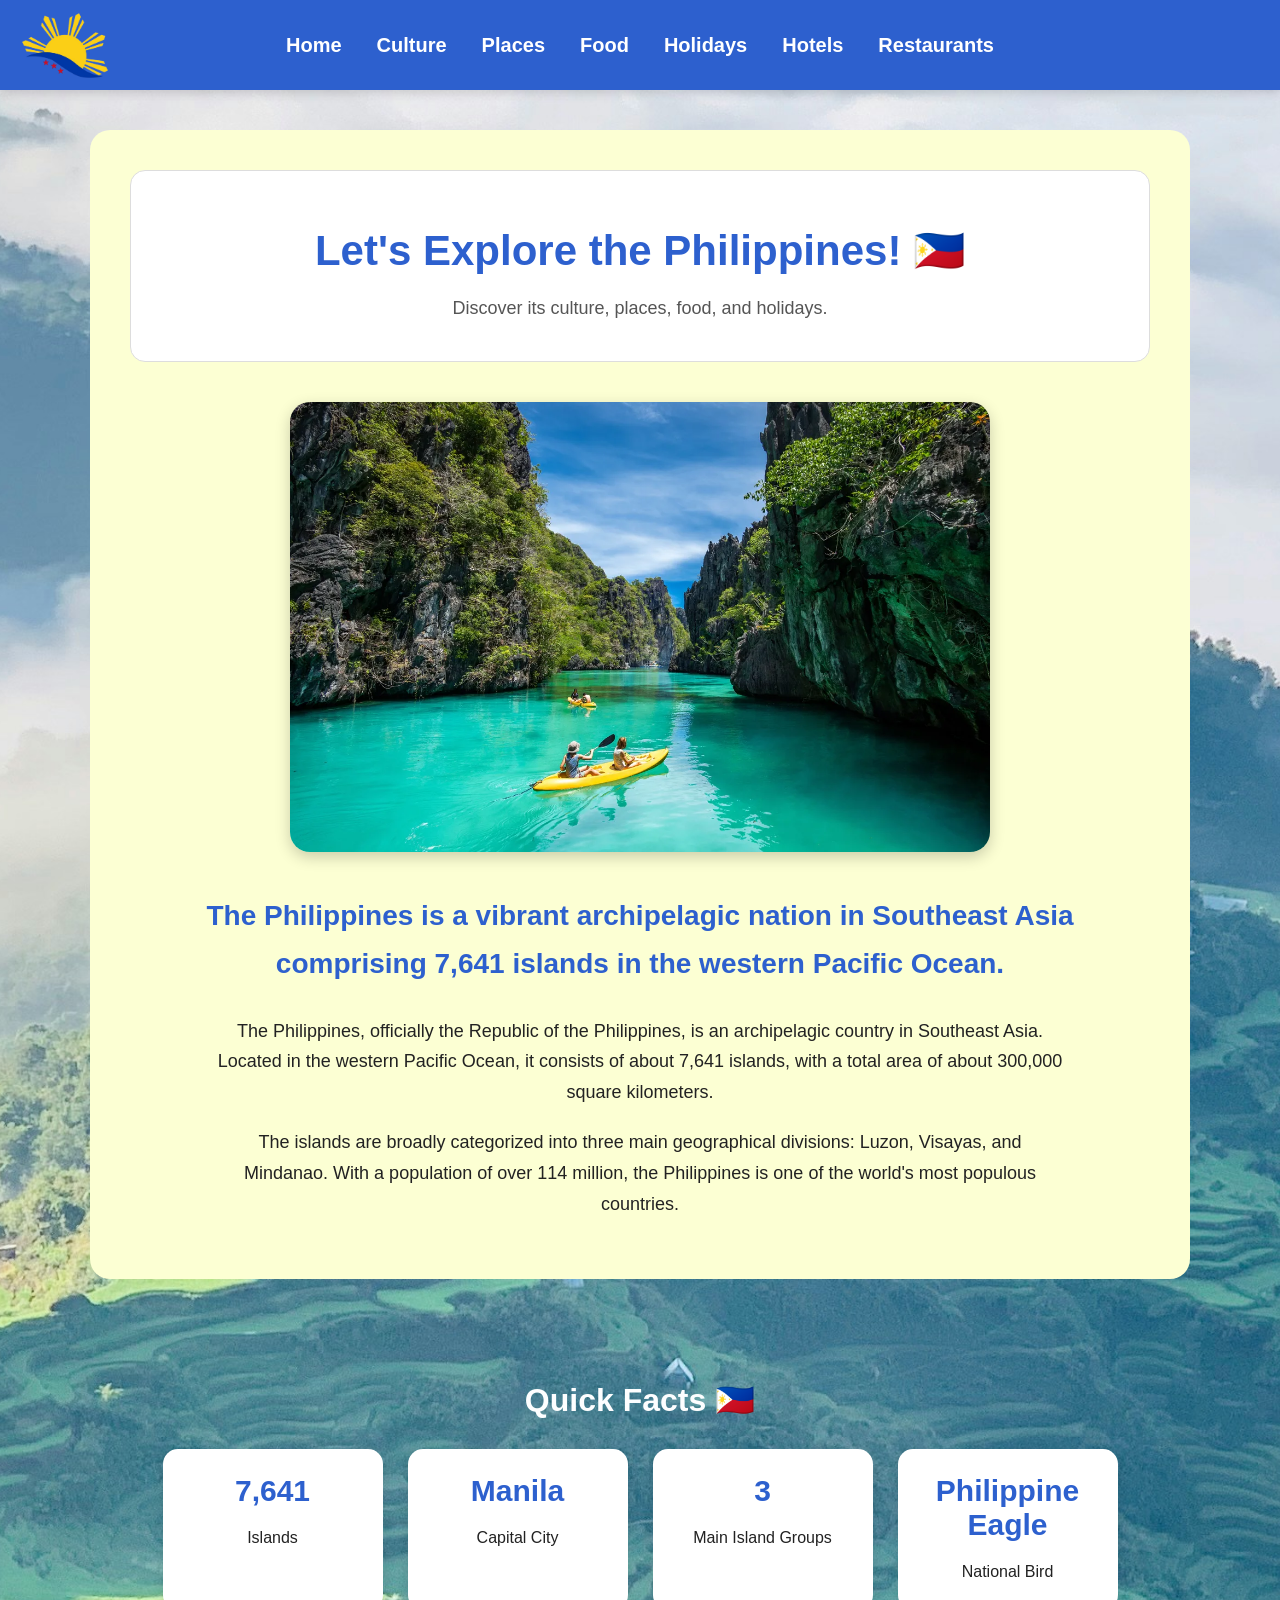
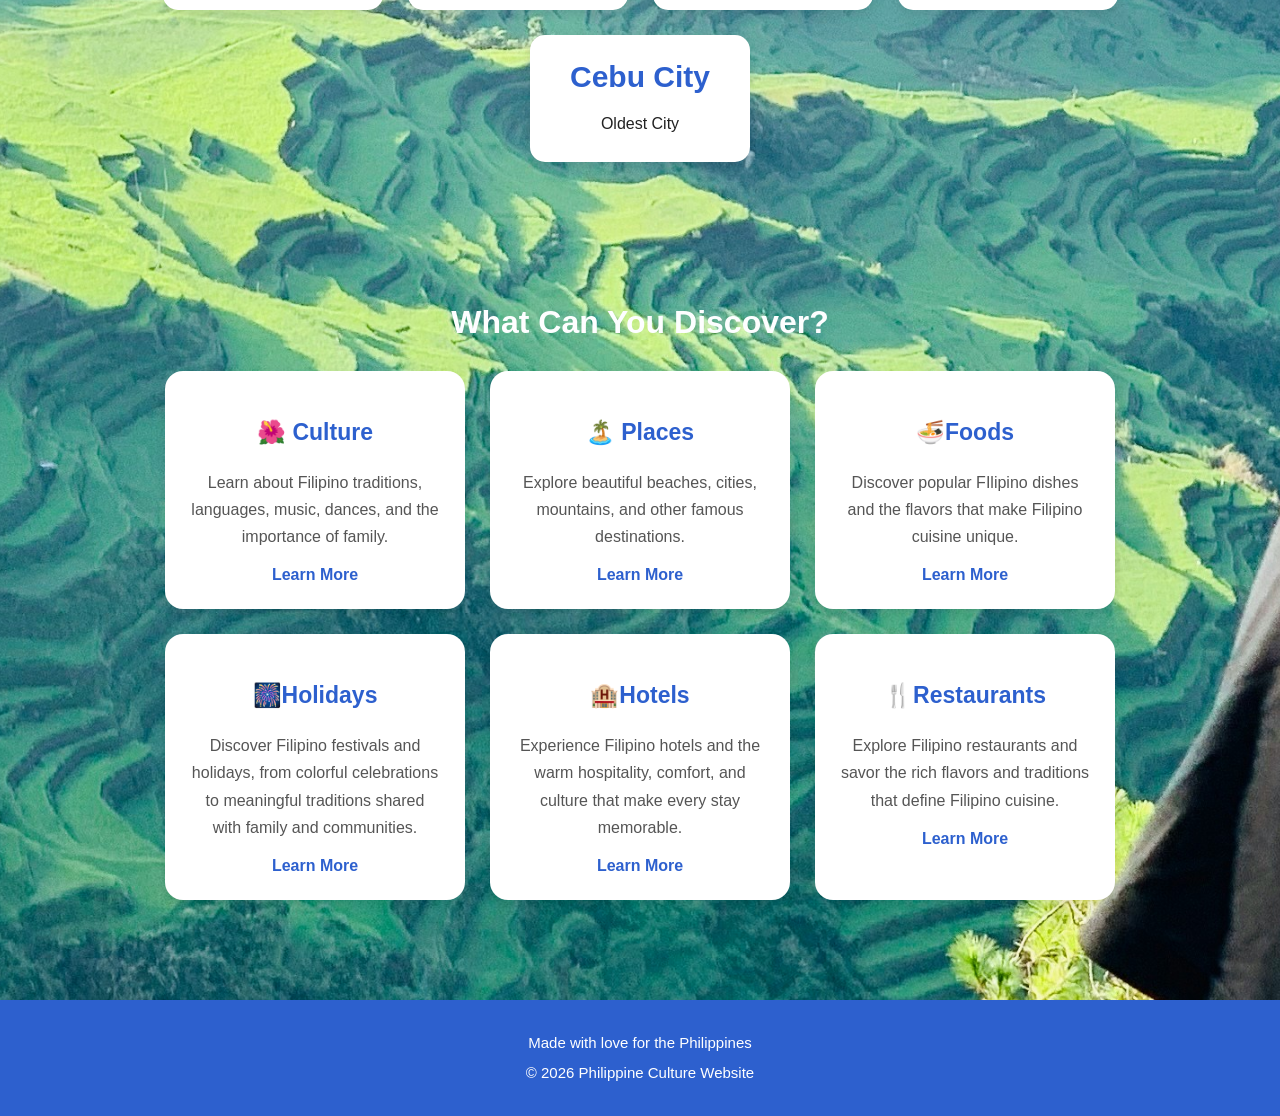
<file: index.html>
<!DOCTYPE html>
<html lang="en">
<head>
    <meta charset="UTF-8">
    <meta name="viewport" content="width=device-width, initial-scale=1.0">
    <title>The Philippines</title>
    <link rel="stylesheet" href="phil.css">
    <link rel="icon" href="ph.png">
    <link rel="stylesheet" href="footercss.css">
</head>

<body>

    <nav>
        <div class="navi">
            <a href="Phil.html" class="link">
    <img src="logo-removebg-preview.png" alt="Home" class="logo">
</a>

            <ul>
                <li><a href="Phil.html">Home</a></li>
                <li><a href="culture.html">Culture</a></li>
                <li><a href="places.html">Places</a></li>
                <li><a href="food.html">Food</a></li>
                <li><a href="Holidays.html">Holidays</a></li>
                <li><a href="hotel.html">Hotels</a></li>
                <li><a href="rest.html">Restaurants</a></li> 
            </ul>
        </div>
    </nav>

    <main>

        <section class="section1">

            <div class="hbox">
                <div class="htext">
                    <h1>Let's Explore the Philippines! 🇵🇭</h1>
                    <p>Discover its culture, places, food, and holidays.</p>
                </div>
            </div>

            <div class="img">
                <img src="hello.webp" alt="A view of the Philippines">
            </div>

            <p class="title">
                The Philippines is a vibrant archipelagic nation in Southeast Asia
                comprising 7,641 islands in the western Pacific Ocean.
            </p>

            <p class="intro">
                The Philippines, officially the Republic of the Philippines, is an
                archipelagic country in Southeast Asia. Located in the western Pacific
                Ocean, it consists of about 7,641 islands, with a total area of about
                300,000 square kilometers.
            </p>

            <p class="intro">
                The islands are broadly categorized into three main geographical
                divisions: Luzon, Visayas, and Mindanao. With a population of over
                114 million, the Philippines is one of the world's most populous
                countries.
            </p>

        </section>


        <section class="facts">

            <h2>Quick Facts 🇵🇭</h2>

            <div class="container">

                <div class="fbox">
                    <h3>7,641</h3>
                    <p>Islands</p>
                </div>

                <div class="fbox">
                    <h3>Manila</h3>
                    <p>Capital City</p>
                </div>

                <div class="fbox">
                    <h3>3</h3>
                    <p>Main Island Groups</p>
                </div>

                <div class="fbox">
                    <h3>Philippine Eagle</h3>
                    <p>National Bird</p>
                </div>

                <div class="fbox">
                    <h3>Cebu City</h3>
                    <p>Oldest City</p>
                </div>

            </div>

        </section>



        <section class="explore">

            <h2>What Can You Discover?</h2>

            <div class="cards">

                <div class="card">
                    <h3>🌺 Culture</h3>
                    <p>
                        Learn about Filipino traditions, languages, music,
                        dances, and the importance of family.
                    </p>
                    <a href="culture.html">Learn More</a>
                </div>

                <div class="card">
                    <h3>🏝️ Places</h3>
                    <p>
                        Explore beautiful beaches, cities, mountains,
                        and other famous destinations. </p>
                        <a href="places.html">Learn More</a>
                </div>
                <div class="card">
                    <h3>🍜Foods</h3>
                    <p>Discover popular FIlipino dishes and the flavors that make Filipino cuisine unique.</p>
                    <a href="food.html">Learn More</a>
                </div>

                <div class="card">
                    <h3>🎆Holidays</h3>
                    <p>Discover Filipino festivals and holidays, from colorful celebrations to meaningful traditions shared with family and communities.</p>
                    <a href="Holidays.html">Learn More</a>
                </div>
                
                <div class="card">
                    <h3>🏨Hotels</h3>
                    <p>Experience Filipino hotels and the warm hospitality, comfort, and culture that make every stay memorable.</p>
                    <a href="hotel.html">Learn More</a>
                </div>
                
                <div class="card">
                    <h3>🍴Restaurants</h3>
                    <p>Explore Filipino restaurants and savor the rich flavors and traditions that define Filipino cuisine.</p>
                    <a href="rest.html">Learn More</a>
                </div>

            </div>

        </section>

<footer>
    <p> Made with love for the Philippines</p>
    <p>© 2026 Philippine Culture Website</p>
</footer>



    </main>

</body>
</html>
</file>
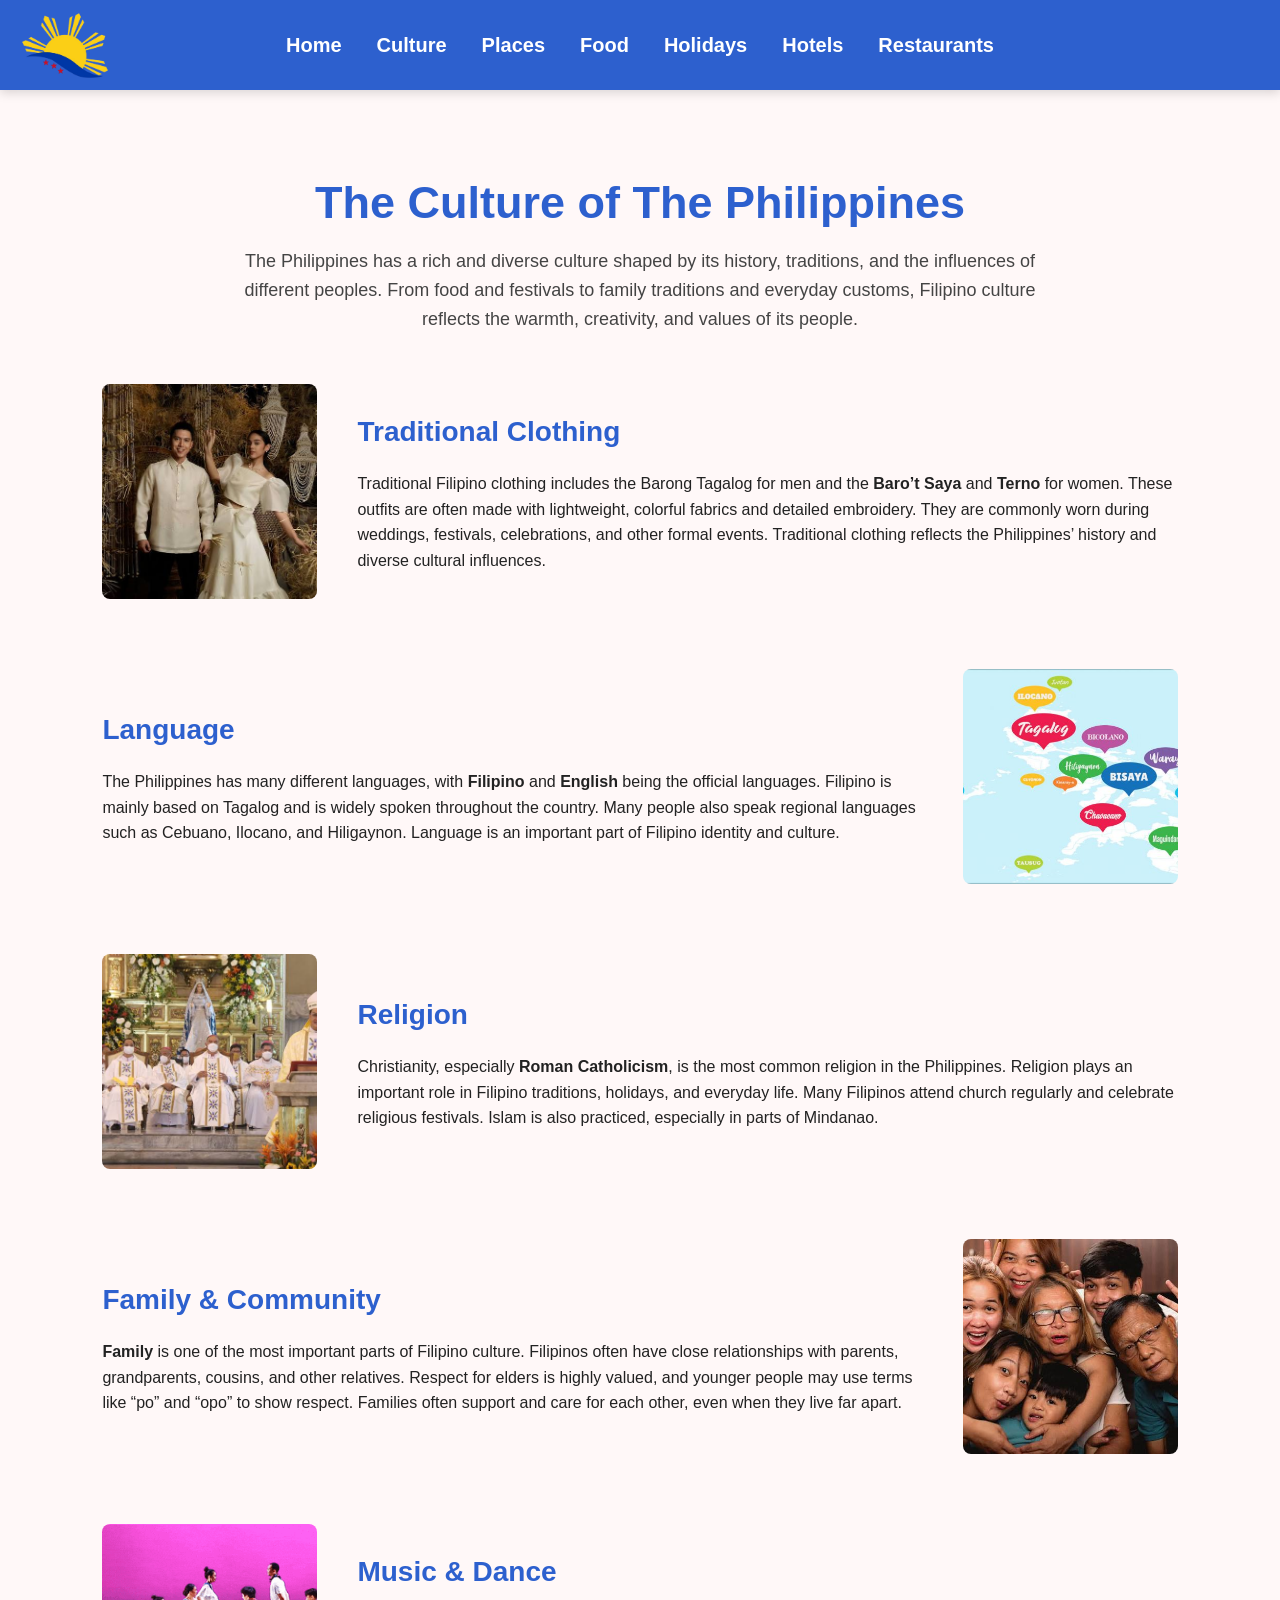
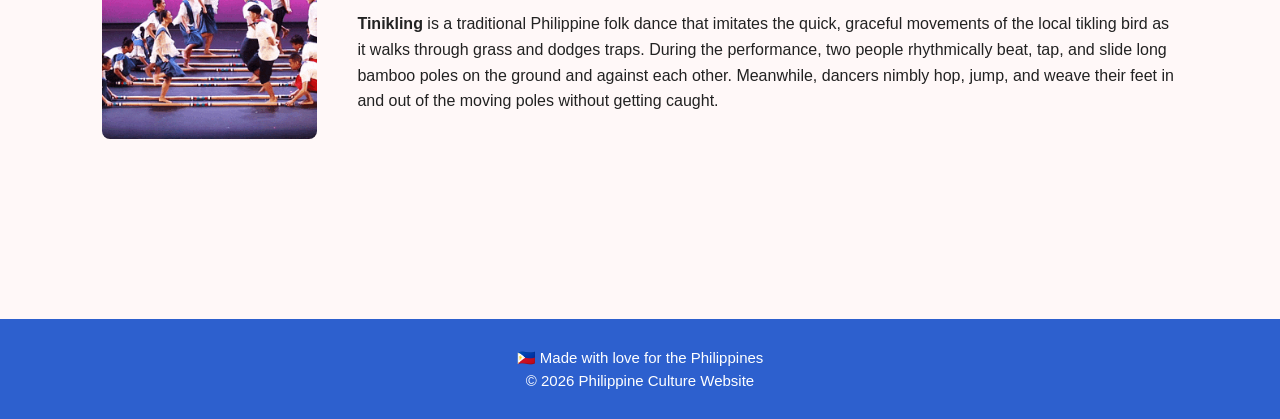
<file: culture.html>
<!DOCTYPE html>
<html lang="en">
<head>
    <meta charset="UTF-8">
    <meta name="viewport" content="width=device-width, initial-scale=1.0">
    <title>Culture</title>
    <link rel="stylesheet" href="navcss.css">
    <link rel="stylesheet" href="footercss.css">
    <link rel="stylesheet" href="culturecss.css">
    <link rel="icon" href="ph.png">
</head>
<body>
    <nav>
        <div class="navi">
            <a href="Phil.html" class="link">
    <img src="logo-removebg-preview.png" alt="Home" class="logo">
</a>
            <ul>
                <li><a href="Phil.html">Home</a></li>
                <li><a href="culture.html">Culture</a></li>
                <li><a href="places.html">Places</a></li>
                <li><a href="food.html">Food</a></li>
                <li><a href="Holidays.html">Holidays</a></li>
                <li><a href="hotel.html">Hotels</a></li>
                <li><a href="rest.html">Restaurants</a></li>
            </ul>
        </div>
    </nav>

    <main>
        
        <section class="cintro">
            <h1>The Culture of The Philippines</h1>
            <p>The Philippines has a rich and diverse culture shaped by its history, traditions, and the influences of different peoples. From food and festivals to family traditions and everyday customs, Filipino culture reflects the warmth, creativity, and values of its people.</p>
        </section>
    

        <section class="section">
            <img src="cloth.jpg" alt="Traditional Filipino clothing" class="cloth">

            <div>
                <h2>Traditional Clothing</h2>
                <p>
                    Traditional Filipino clothing includes the Barong Tagalog for men and the <b>Baro’t Saya</b> and <b>Terno</b> for women. These outfits are often made with lightweight, colorful fabrics and detailed embroidery. They are commonly worn during weddings, festivals, celebrations, and other formal events. Traditional clothing reflects the Philippines’ history and diverse cultural influences.
                </p>
            </div>
        </section>


        <section class="section reverse">
            <img src="langu.jpg" alt="Languages of the Philippines">

            <div>
                <h2>Language</h2>
                <p>
                    The Philippines has many different languages, with <b>Filipino</b> and <b>English</b> being the official languages. Filipino is mainly based on Tagalog and is widely spoken throughout the country. Many people also speak regional languages such as Cebuano, Ilocano, and Hiligaynon. Language is an important part of Filipino identity and culture.
                </p>
            </div>
        </section>


        <section class="section">
            <img src="reli.jpg" alt="Religion in the Philippines">

            <div>
                <h2>Religion</h2>
                <p>
                    Christianity, especially <b>Roman Catholicism</b>, is the most common religion in the Philippines. Religion plays an important role in Filipino traditions, holidays, and everyday life. Many Filipinos attend church regularly and celebrate religious festivals. Islam is also practiced, especially in parts of Mindanao.
                </p>
            </div>
        </section>


        <section class="section reverse">
            <img src="fam.jpg" alt="Filipino family">

            <div>
                <h2>Family & Community</h2>
                <p>
                   <b>Family</b> is one of the most important parts of Filipino culture. Filipinos often have close relationships with parents, grandparents, cousins, and other relatives. Respect for elders is highly valued, and younger people may use terms like “po” and “opo” to show respect. Families often support and care for each other, even when they live far apart.
                </p>
            </div>
        </section>


        <section class="section">
            <img src="tinik.gif" alt="Traditional Filipino dance">

            <div>
                <h2>Music & Dance</h2>
                <p>
                    <b>Tinikling</b> is a traditional Philippine folk dance that imitates the quick, graceful movements of the local tikling bird as it walks through grass and dodges traps. During the performance, two people rhythmically beat, tap, and slide long bamboo poles on the ground and against each other. Meanwhile, dancers nimbly hop, jump, and weave their feet in and out of the moving poles without getting caught.
                </p>
            </div>
        </section>

    </main>


    <footer>
        <p>🇵🇭 Made with love for the Philippines</p>
        <p>© 2026 Philippine Culture Website</p>
    </footer>




    
    
</body>
</html>
</file>
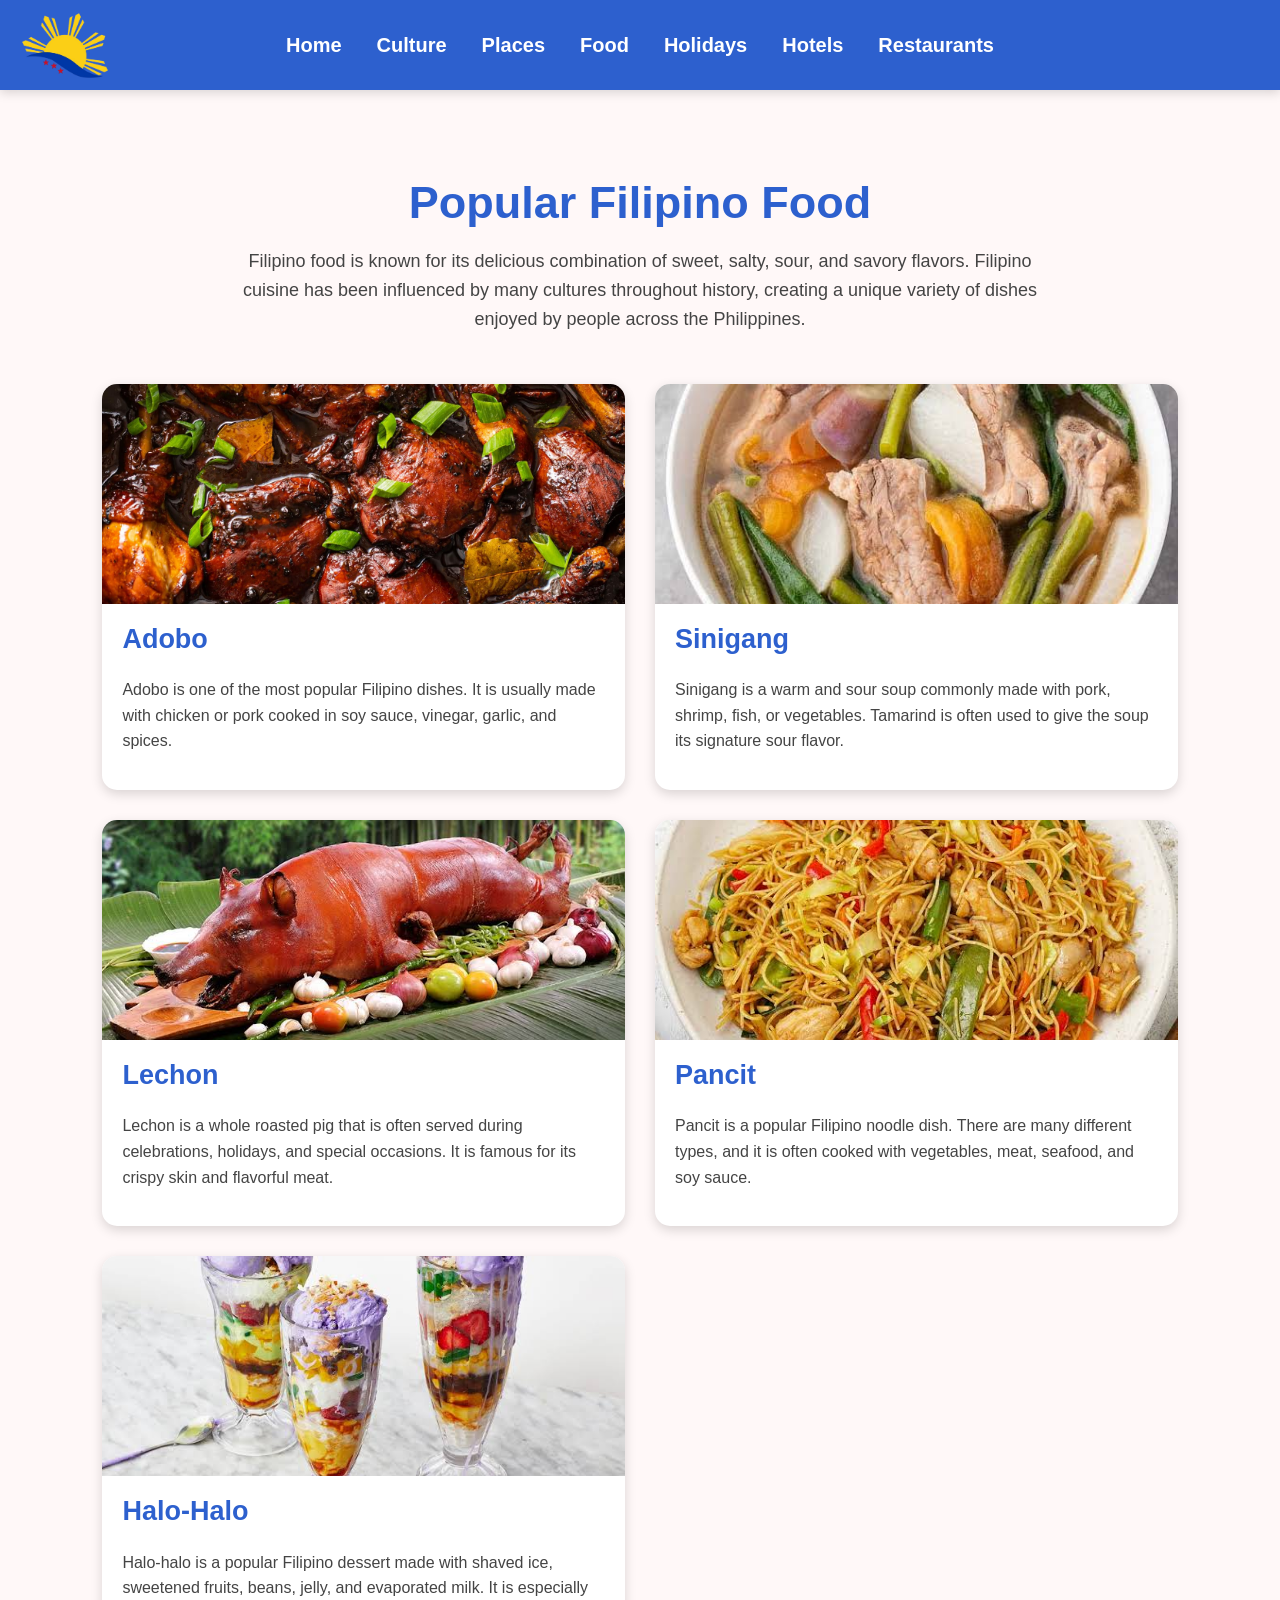
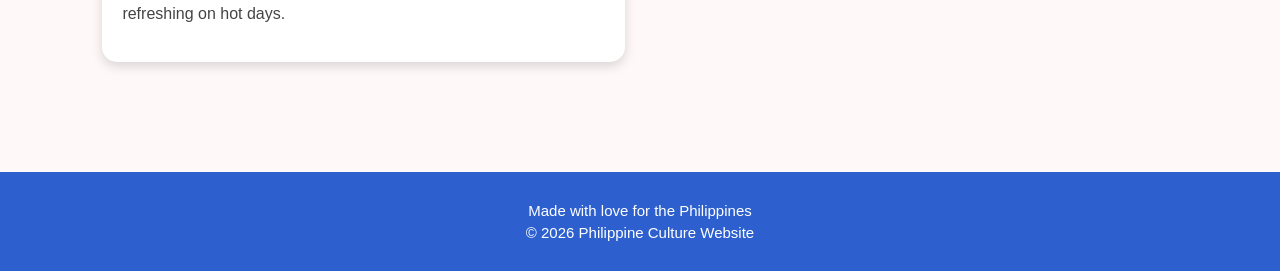
<file: food.html>
<!DOCTYPE html>
<html lang="en">
<head>
    <meta charset="UTF-8">
    <meta name="viewport" content="width=device-width, initial-scale=1.0">
    <title>Food</title>
    <link rel="stylesheet" href="navcss.css">
    <link rel="stylesheet" href="foodcss.css">
    <link rel="stylesheet" href="footercss.css">
    <link rel="icon" href="ph.png">
</head>
<body>
    
    <nav>
        <div class="navi">
            <a href="Phil.html" class="link">
    <img src="logo-removebg-preview.png" alt="Home" class="logo">
</a>
            <ul>
                <li><a href="Phil.html">Home</a></li>
                <li><a href="culture.html">Culture</a></li>
                <li><a href="places.html">Places</a></li>
                <li><a href="food.html">Food</a></li>
                <li><a href="Holidays.html">Holidays</a></li>
                <li><a href="hotel.html">Hotels</a></li>
                <li><a href="rest.html">Restaurants</a></li>
            </ul>
        </div>
    </nav>


<main>
    <section class="intro">
        <h1>Popular Filipino Food</h1>
        <p>
            Filipino food is known for its delicious combination of sweet, 
            salty, sour, and savory flavors. Filipino cuisine has been 
            influenced by many cultures throughout history, creating a 
            unique variety of dishes enjoyed by people across the Philippines.
        </p>
    </section>

    <section class="container">

        <div class="card">
            <div class="image adobo"></div>
            <div class="info">
                <h2>Adobo</h2>
                <p>
                    Adobo is one of the most popular Filipino dishes. 
                    It is usually made with chicken or pork cooked in 
                    soy sauce, vinegar, garlic, and spices.
                </p>
            </div>
        </div>

        <div class="card">
            <div class="image sinigang"></div>
            <div class="info">
                <h2>Sinigang</h2>
                <p>
                    Sinigang is a warm and sour soup commonly made with 
                    pork, shrimp, fish, or vegetables. Tamarind is often 
                    used to give the soup its signature sour flavor.
                </p>
            </div>
        </div>

        <div class="card">
            <div class="image lechon"></div>
            <div class="info">
                <h2>Lechon</h2>
                <p>
                    Lechon is a whole roasted pig that is often served 
                    during celebrations, holidays, and special occasions. 
                    It is famous for its crispy skin and flavorful meat.
                </p>
            </div>
        </div>

        <div class="card">
            <div class="image pancit"></div>
            <div class="info">
                <h2>Pancit</h2>
                <p>
                    Pancit is a popular Filipino noodle dish. There are 
                    many different types, and it is often cooked with 
                    vegetables, meat, seafood, and soy sauce.
                </p>
            </div>
        </div>

        <div class="card">
            <div class="image halohalo"></div>
            <div class="info">
                <h2>Halo-Halo</h2>
                <p>
                    Halo-halo is a popular Filipino dessert made with 
                    shaved ice, sweetened fruits, beans, jelly, and 
                    evaporated milk. It is especially refreshing on hot days.
                </p>
            </div>
        </div>

    </section>
</main>


<footer>
    <p> Made with love for the Philippines</p>
    <p>© 2026 Philippine Culture Website</p>
</footer>



</body>
</html>
</file>
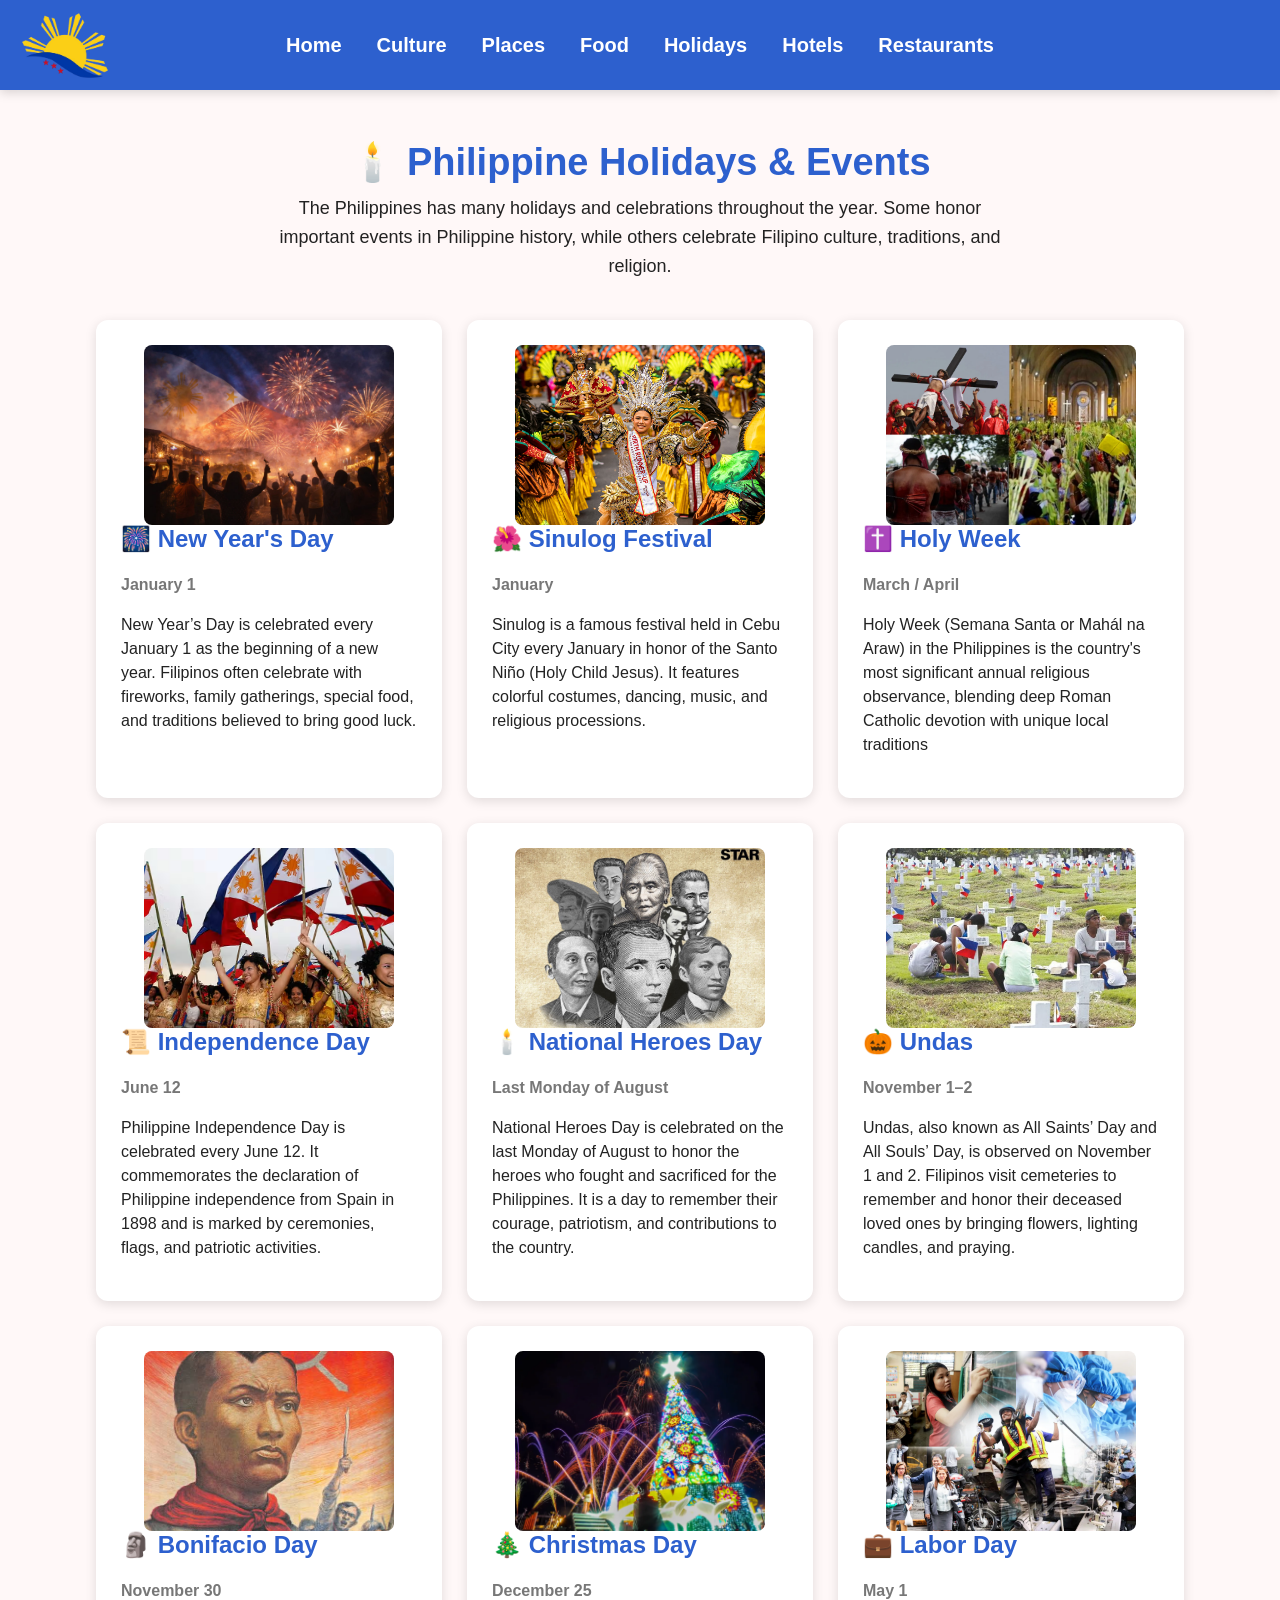
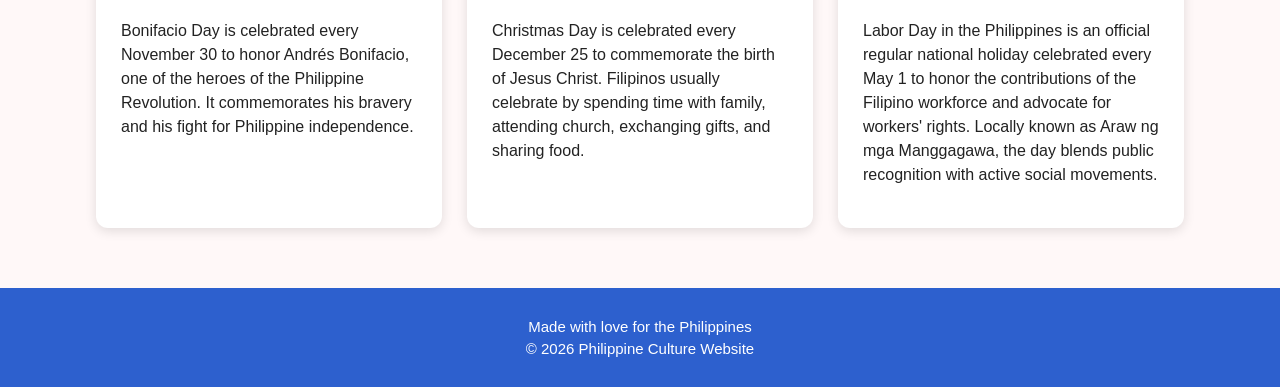
<file: Holidays.html>
<!DOCTYPE html>
<html lang="en">
<head>
     <meta charset="UTF-8">
    <meta name="viewport" content="width=device-width, initial-scale=1.0">
    <title>Philippine Holidays</title>
    <link rel="stylesheet" href="navcss.css">
    <link rel="stylesheet" href="holidayscss.css">
    <link rel="stylesheet" href="footercss.css">
    <link rel="icon" href="ph.png">
</head>

<body>

    <nav>
        <div class="navi">
            <a href="Phil.html" class="link">
    <img src="logo-removebg-preview.png" alt="Home" class="logo">
</a>
            <ul>
                <li><a href="Phil.html">Home</a></li>
                <li><a href="culture.html">Culture</a></li>
                <li><a href="places.html">Places</a></li>
                <li><a href="food.html">Food</a></li>
                <li><a href="Holidays.html">Holidays</a></li>
                <li><a href="hotel.html">Hotels</a></li>
                <li><a href="rest.html">Restaurants</a></li>
            </ul>
        </div>
    </nav>

    <main class="holiday-page">

        <h1>🕯️ Philippine Holidays & Events</h1>

        <p class="intro">
            The Philippines has many holidays and celebrations throughout the year.
            Some honor important events in Philippine history, while others celebrate
            Filipino culture, traditions, and religion.
        </p>

        <section class="holiday-container">

            <div class="holiday-card">
                <img src="new.jpg" alt="" class="yay">
                <h2>🎆 New Year's Day</h2>
                <p class="date">January 1</p>
                <p>
                    New Year’s Day is celebrated every January 1 as the beginning of a new year. Filipinos often celebrate with fireworks, family gatherings, special food, and traditions believed to bring good luck.
                </p>
            </div>

            <div class="holiday-card">
                <img src="sinu.jpg" alt="" class="yay">
                <h2>🌺 Sinulog Festival</h2>
                <p class="date">January</p>
                <p>
                   Sinulog is a famous festival held in Cebu City every January in honor of the Santo Niño (Holy Child Jesus). It features colorful costumes, dancing, music, and religious processions.
                </p>
            </div>

            <div class="holiday-card">
                <img src="holy.webp" alt="" class="yay">
                <h2>✝️ Holy Week</h2>
                <p class="date">March / April</p>
                <p>
                    Holy Week (Semana Santa or Mahál na Araw) in the Philippines is the country's most significant annual religious observance, blending deep Roman Catholic devotion with unique local traditions
                </p>
            </div>

            <div class="holiday-card">
                <img src="indep.avif" alt="" class="yay">
                <h2>📜 Independence Day</h2>
                <p class="date">June 12</p>
                <p>
                   Philippine Independence Day is celebrated every June 12. It commemorates the declaration of Philippine independence from Spain in 1898 and is marked by ceremonies, flags, and patriotic activities.
                </p>
            </div>

            <div class="holiday-card">
                <img src="nhddd.jpg" alt="" class="yay">
                <h2>🕯️ National Heroes Day</h2>
                <p class="date">Last Monday of August</p>
                <p>
                    National Heroes Day is celebrated on the last Monday of August to honor the heroes who fought and sacrificed for the Philippines. It is a day to remember their courage, patriotism, and contributions to the country.
                </p>
            </div>

            <div class="holiday-card">
                <img src="undas.avif" alt="" class="yay">
                <h2>🎃 Undas</h2>
                <p class="date">November 1–2</p>
                <p>
                    Undas, also known as All Saints’ Day and All Souls’ Day, is observed on November 1 and 2. Filipinos visit cemeteries to remember and honor their deceased loved ones by bringing flowers, lighting candles, and praying.
                </p>
            </div>

            <div class="holiday-card">
                <img src="boni.jpg" alt="" class="yay">
                <h2>🗿 Bonifacio Day</h2>
                <p class="date">November 30</p>
                <p>
                    Bonifacio Day is celebrated every November 30 to honor Andrés Bonifacio, one of the heroes of the Philippine Revolution. It commemorates his bravery and his fight for Philippine independence.
                </p>
            </div>

            <div class="holiday-card">
                <img src="chris.webp" alt="" class="yay">
                <h2>🎄 Christmas Day</h2>
                <p class="date">December 25</p>
                <p>
                    Christmas Day is celebrated every December 25 to commemorate the birth of Jesus Christ. Filipinos usually celebrate by spending time with family, attending church, exchanging gifts, and sharing food.
                </p>
            </div>
            
            <div class="holiday-card">
                <img src="labor.webp" alt="" class="yay">
                <h2>💼 Labor Day</h2>
                <p class="date">May 1</p>
                <p>
                    Labor Day in the Philippines is an official regular national holiday celebrated every May 1 to honor the contributions of the Filipino workforce and advocate for workers' rights. Locally known as Araw ng mga Manggagawa, the day blends public recognition with active social movements.
                </p>
            </div>


        </section>

    </main>

    
<footer>
    <p> Made with love for the Philippines</p>
    <p>© 2026 Philippine Culture Website</p>
</footer>



</body>
</html>
</file>
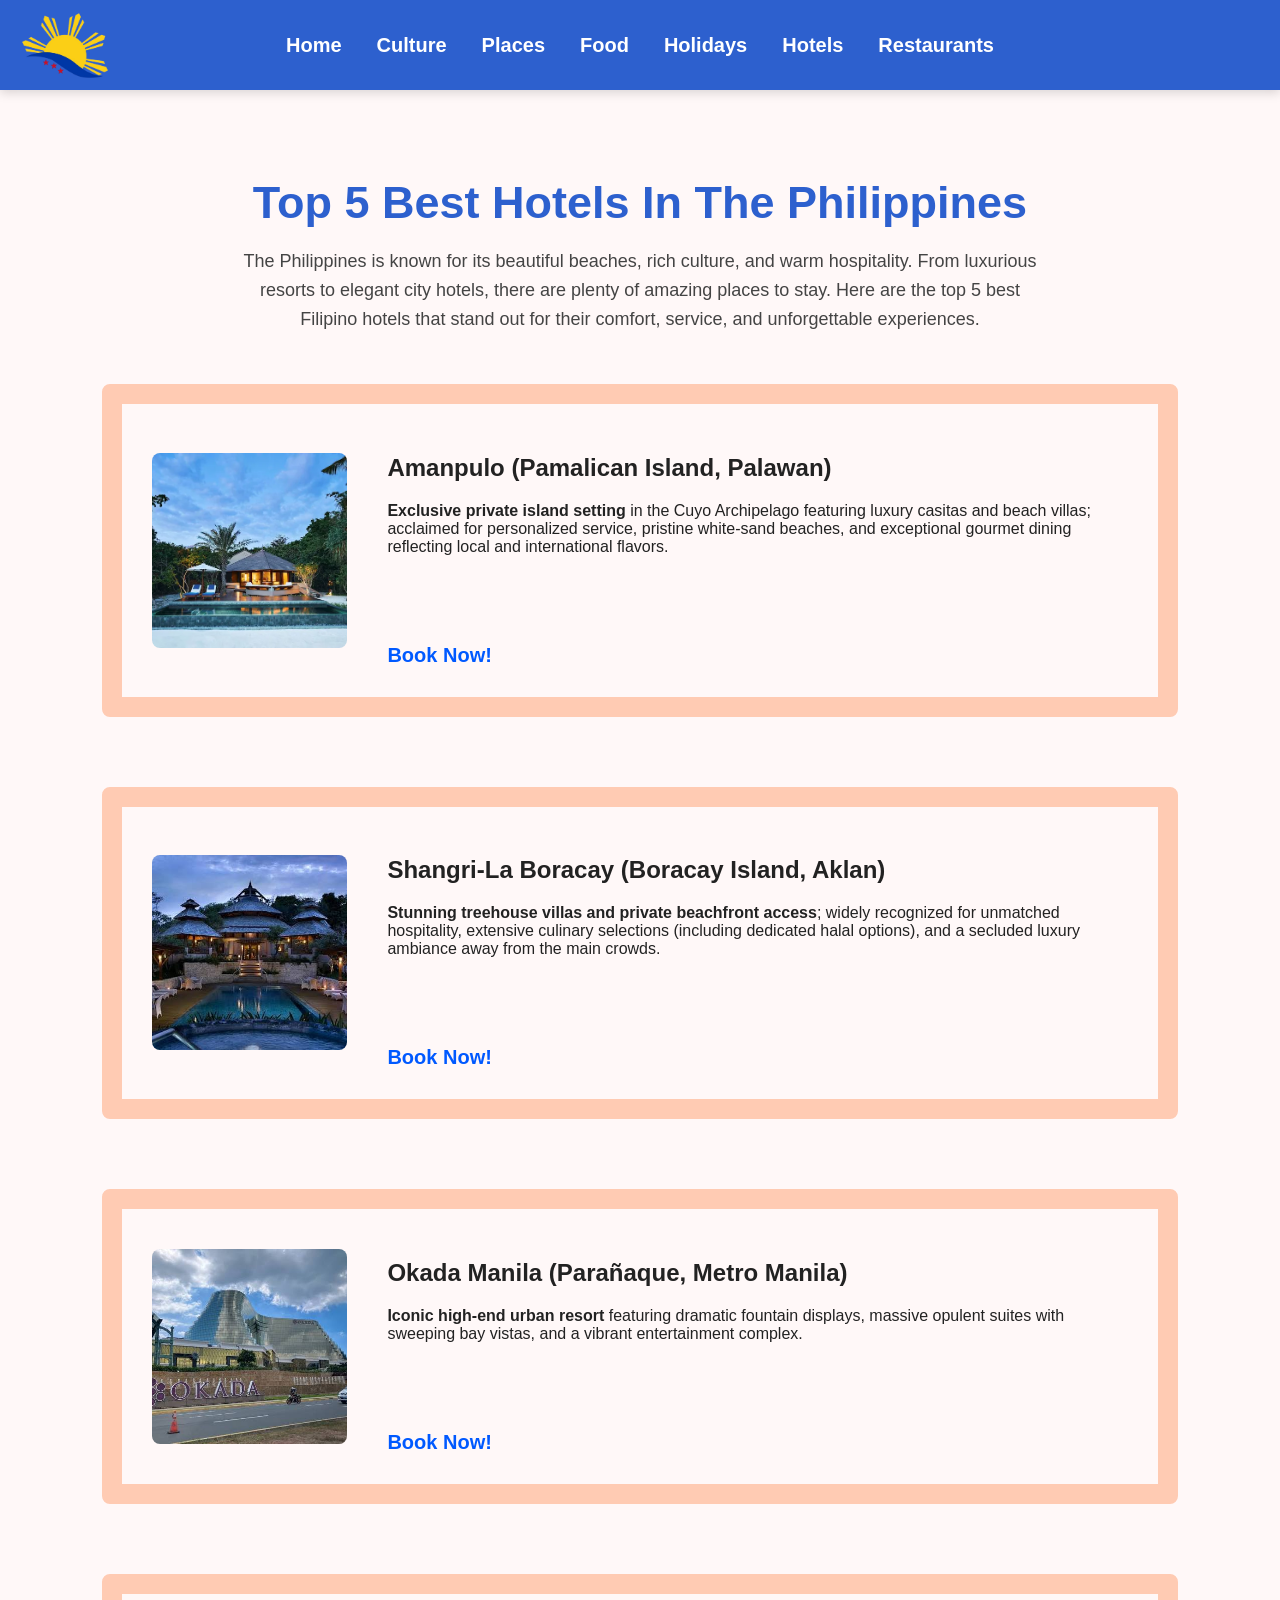
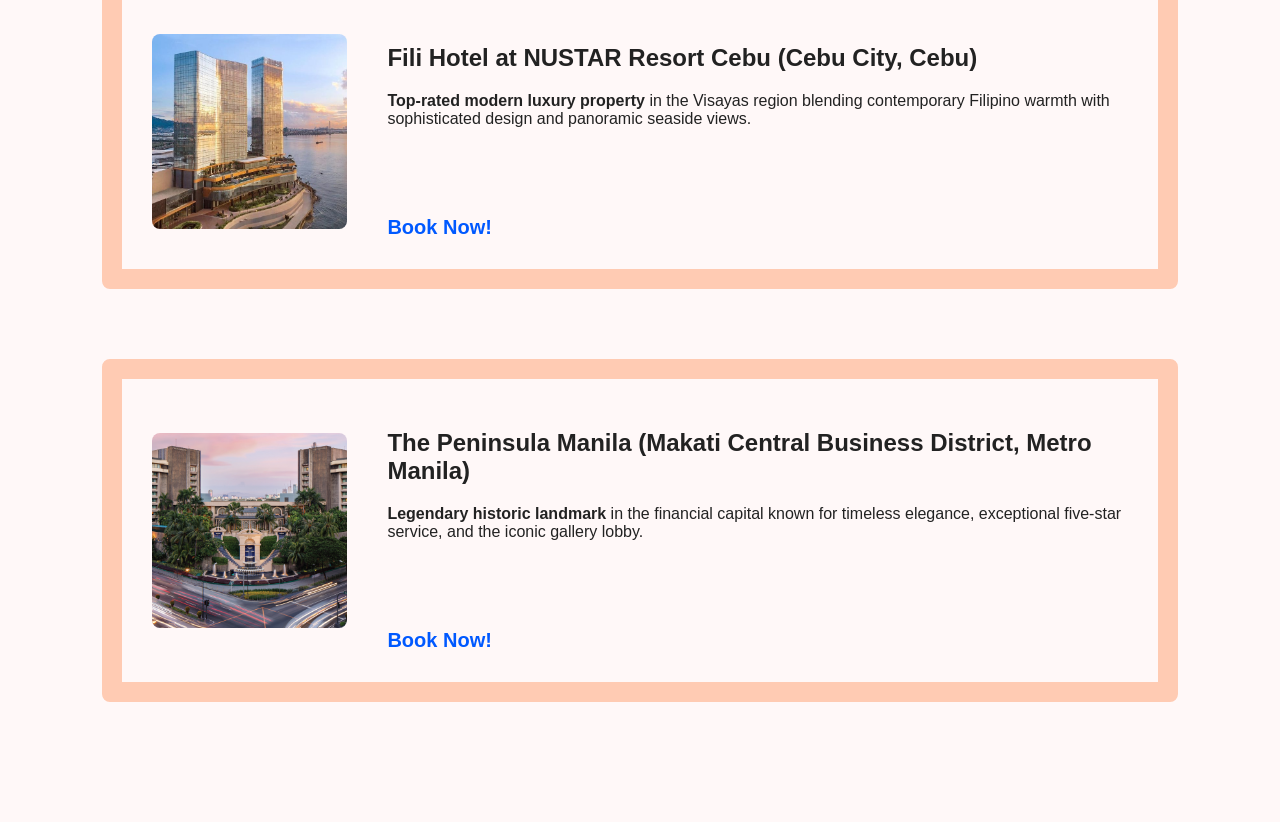
<file: hotel.html>
<!DOCTYPE html>
<html lang="en">
<head>
    <meta charset="UTF-8">
    <meta name="viewport" content="width=device-width, initial-scale=1.0">
    <title>Hotels</title>
    <link rel="stylesheet" href="footercss.css">
    <link rel="stylesheet" href="navcss.css">
    <link rel="stylesheet" href="hotelcss.css">
    <link rel="icon" href="ph.png">
</head>
<body>
    <nav>
        <div class="navi">
            <a href="Phil.html" class="link">
    <img src="logo-removebg-preview.png" alt="Home" class="logo">
</a>
            <ul>
                <li><a href="Phil.html">Home</a></li>
                <li><a href="culture.html">Culture</a></li>
                <li><a href="places.html">Places</a></li>
                <li><a href="food.html">Food</a></li>
                <li><a href="Holidays.html">Holidays</a></li>
                <li><a href="hotel.html">Hotels</a></li>
                <li><a href="rest.html">Restaurants</a></li>
            </ul>
        </div>
    </nav>
<main>


        <section class="hintro">
            <h1>Top 5 Best Hotels In The Philippines</h1>
            <p>The Philippines is known for its beautiful beaches, rich culture, and warm hospitality. From luxurious resorts to elegant city hotels, there are plenty of amazing places to stay. Here are the top 5 best Filipino hotels that stand out for their comfort, service, and unforgettable experiences.</p>
        </section>
    

        <section class="section">
            <img src="aman.webp" alt="Traditional Filipino clothing" class="mage">

            <div>
                <h2>Amanpulo (Pamalican Island, Palawan)</h2>
                <p>
                  <b>Exclusive private island setting</b> in the Cuyo Archipelago featuring luxury casitas and beach villas; acclaimed for personalized service, pristine white-sand beaches, and exceptional gourmet dining reflecting local and international flavors.
                </p>
                <br><br><br><br>
                <a href="https://www.aman.com/resorts/amanpulo?utm_source=Google&utm_medium=Yext&y_source=1_MTU3MDczNTgtNzE1LWxvY2F0aW9uLndlYnNpdGU%3D" class="book" target="_blank">Book Now!</a>
            </div>
        </section>
        
        <section class="section">
            <img src="shangri.jpg" alt="Traditional Filipino clothing" class="mage">

            <div>
                <h2>Shangri-La Boracay (Boracay Island, Aklan)</h2>
                <p>
                  <b>Stunning treehouse villas and private beachfront access</b>; widely recognized for unmatched hospitality, extensive culinary selections (including dedicated halal options), and a secluded luxury ambiance away from the main crowds.
                </p>
                <br><br><br><br>
                <a href="https://www.shangri-la.com/boracay/boracayresort/" class="book" target="_blank">Book Now!</a>
            </div>
        </section>
        
        <section class="section">
            <img src="okada.jpg" alt="Traditional Filipino clothing" class="mage">

            <div>
                <h2>Okada Manila (Parañaque, Metro Manila)</h2>
                <p>
                   <b>Iconic high-end urban resort</b> featuring dramatic fountain displays, massive opulent suites with sweeping bay vistas, and a vibrant entertainment complex.
                </p>
                <br><br><br><br>
                <a href="https://okadamanila.com/" class="book" target="_blank">Book Now!</a>
            </div>
        </section>
        
        <section class="section">
            <img src="fili.jpg" alt="Traditional Filipino clothing" class="mage">

            <div>
                <h2>Fili Hotel at NUSTAR Resort Cebu (Cebu City, Cebu)</h2>
                <p>
                  <b>Top-rated modern luxury property</b> in the Visayas region blending contemporary Filipino warmth with sophisticated design and panoramic seaside views.
                </p>
                <br><br><br><br>
                <a href="https://nustar.ph/fili/" class="book" target="_blank">Book Now!</a>
            </div>
        </section>
        
        <section class="section">
            <img src="penin.png" alt="Traditional Filipino clothing" class="mage">

            <div>
                <h2> The Peninsula Manila (Makati Central Business District, Metro Manila)</h2>
                <p>
                  <b>Legendary historic landmark </b>in the financial capital known for timeless elegance, exceptional five-star service, and the iconic gallery lobby.
                </p>
                <br><br><br><br>
                <a href="https://www.peninsula.com/en/manila/5-star-luxury-hotel-makati?utm_source=google&utm_medium=cpc&utm_campaign=pmn_prop_row_t3_int_eng_sem_goog_con_brand_em_txt_hotel-alwayson_alwayson_hotel-brand-en_na&gclsrc=aw.ds&gad_source=1&gad_campaignid=23437912956&gbraid=0AAAABCDBF6cXIc1yIeGwLN8tjPRLd2k1e&gclid=CjwKCAjw2aPVBhBkEiwA0Cptt4I84DC94pfn4Ag3Ce1OQuiNXpYuUBmH9OjIYTpuS0ed9fPx4dN9whoChhEQAvD_BwE" class="book" target="_blank">Book Now!</a>
            </div>
        </section>

</main>

    
</body>
</html>
</file>
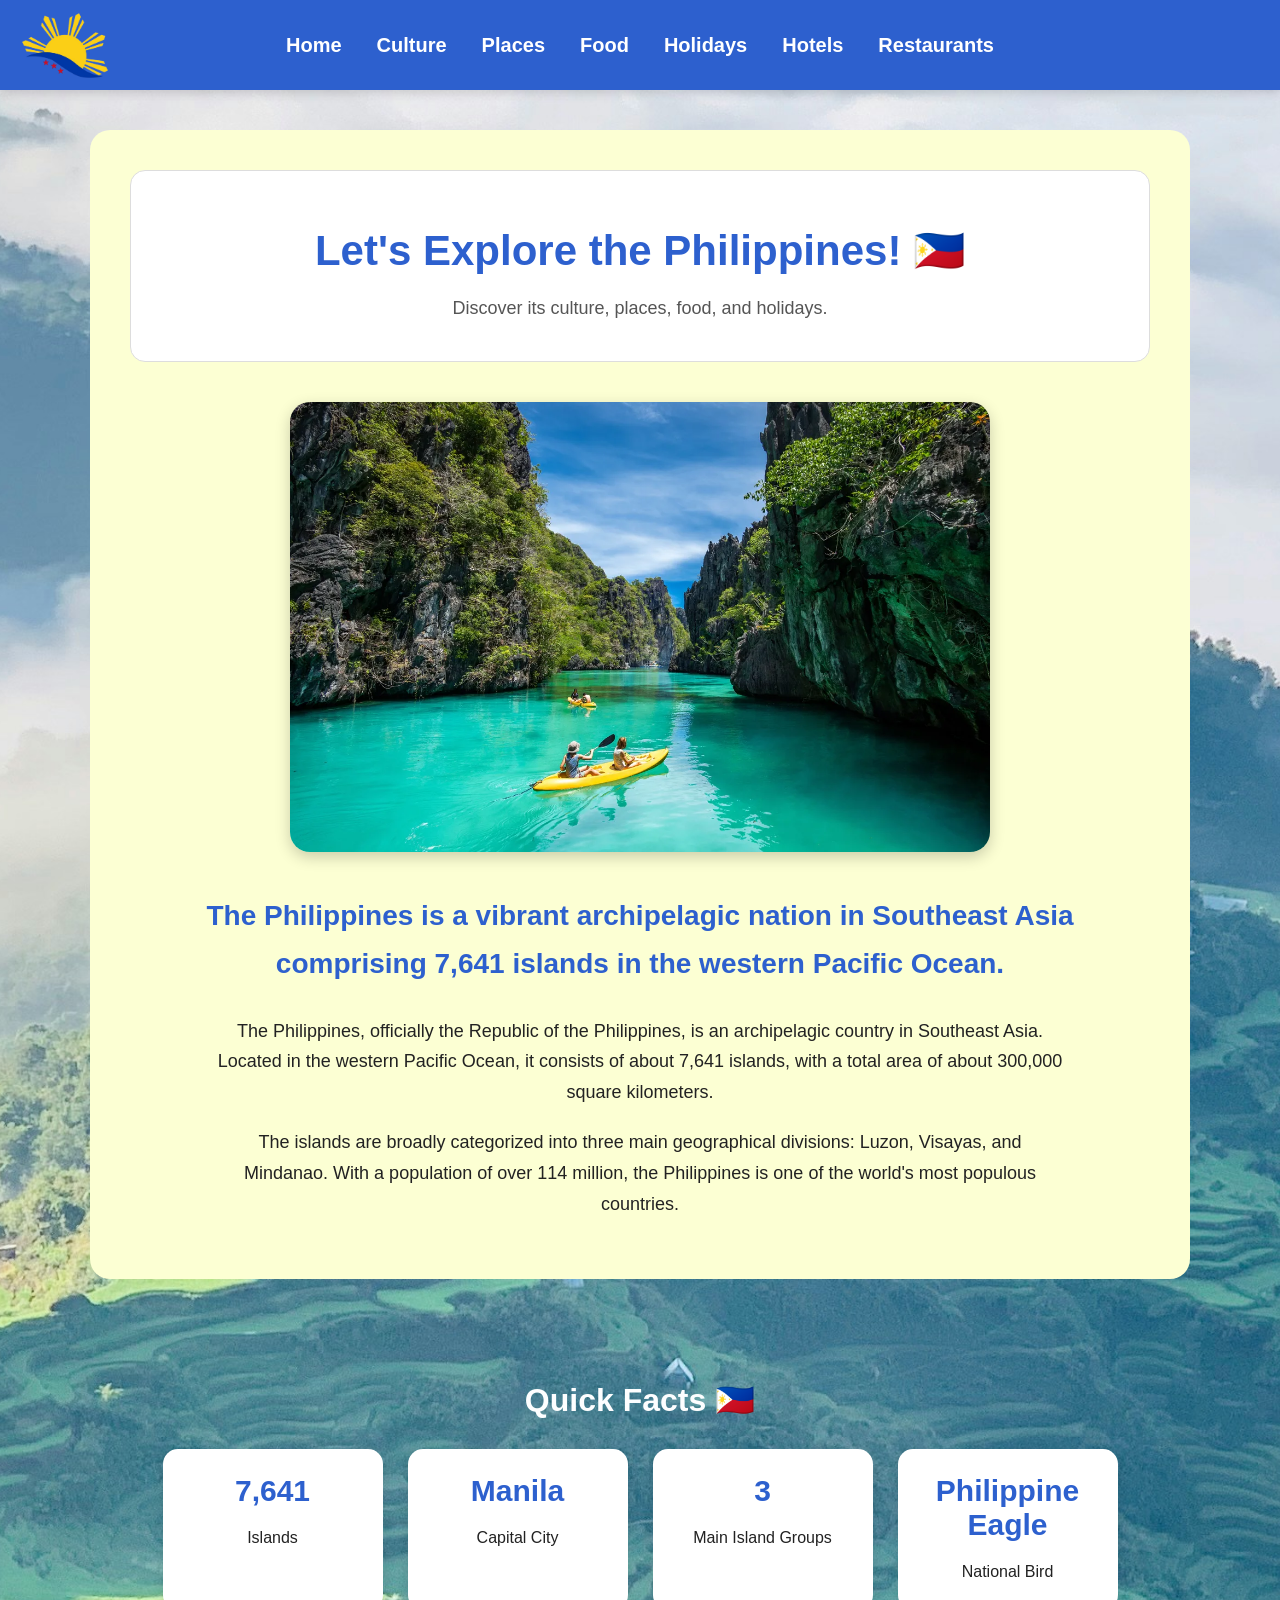
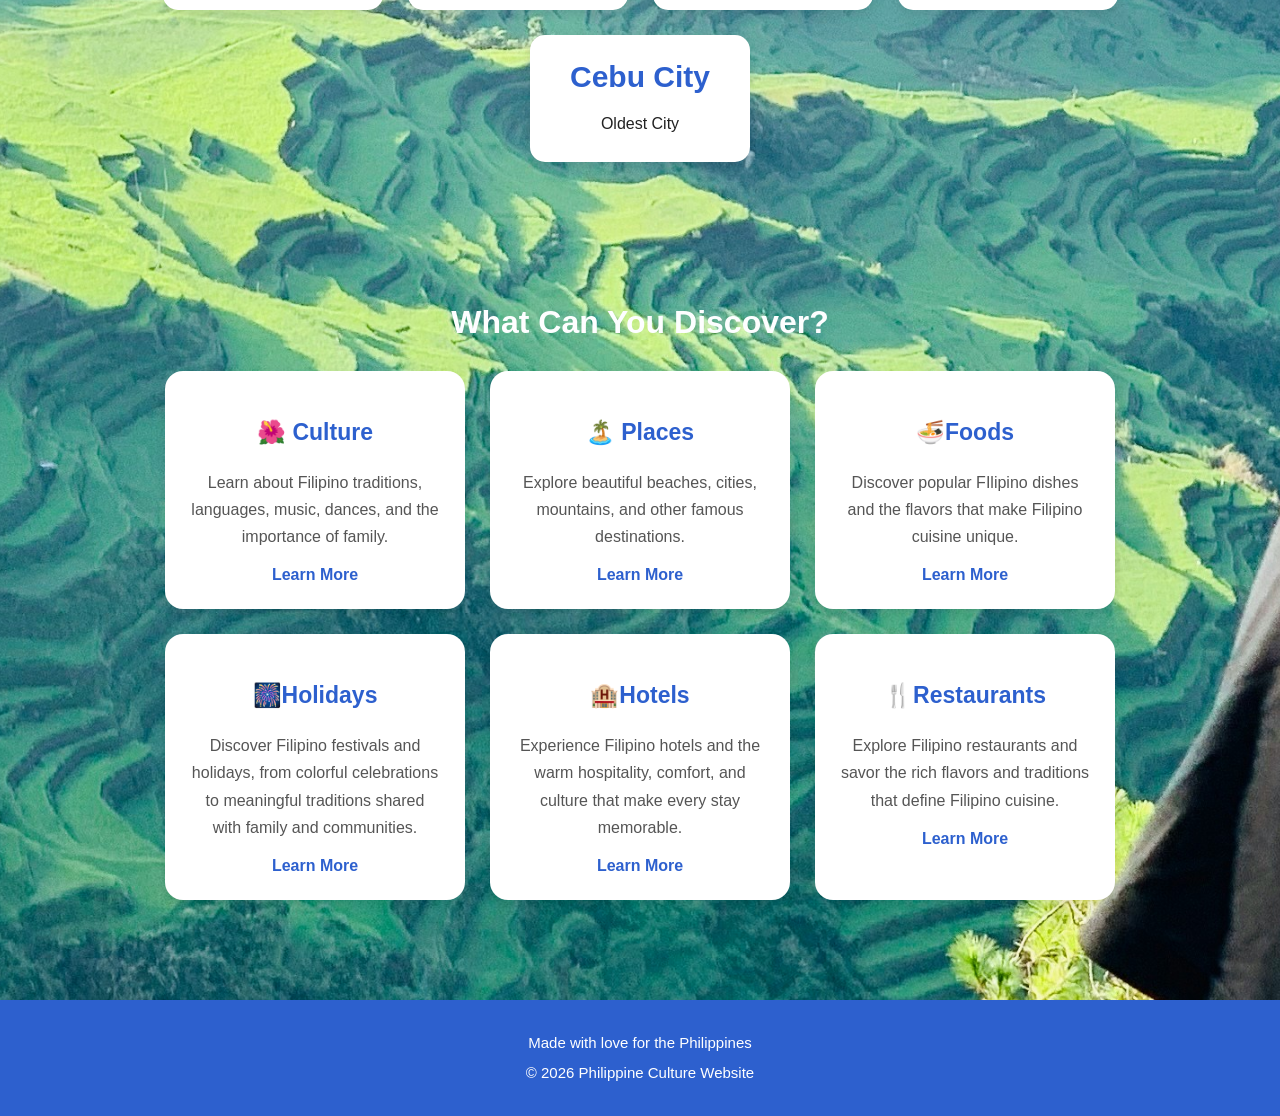
<file: Phil.html>
<!DOCTYPE html>
<html lang="en">
<head>
    <meta charset="UTF-8">
    <meta name="viewport" content="width=device-width, initial-scale=1.0">
    <title>The Philippines</title>
    <link rel="stylesheet" href="phil.css">
    <link rel="icon" href="ph.png">
    <link rel="stylesheet" href="footercss.css">
</head>

<body>

    <nav>
        <div class="navi">
            <a href="Phil.html" class="link">
    <img src="logo-removebg-preview.png" alt="Home" class="logo">
</a>

            <ul>
                <li><a href="Phil.html">Home</a></li>
                <li><a href="culture.html">Culture</a></li>
                <li><a href="places.html">Places</a></li>
                <li><a href="food.html">Food</a></li>
                <li><a href="Holidays.html">Holidays</a></li>
                <li><a href="hotel.html">Hotels</a></li>
                <li><a href="rest.html">Restaurants</a></li> 
            </ul>
        </div>
    </nav>

    <main>

        <section class="section1">

            <div class="hbox">
                <div class="htext">
                    <h1>Let's Explore the Philippines! 🇵🇭</h1>
                    <p>Discover its culture, places, food, and holidays.</p>
                </div>
            </div>

            <div class="img">
                <img src="hello.webp" alt="A view of the Philippines">
            </div>

            <p class="title">
                The Philippines is a vibrant archipelagic nation in Southeast Asia
                comprising 7,641 islands in the western Pacific Ocean.
            </p>

            <p class="intro">
                The Philippines, officially the Republic of the Philippines, is an
                archipelagic country in Southeast Asia. Located in the western Pacific
                Ocean, it consists of about 7,641 islands, with a total area of about
                300,000 square kilometers.
            </p>

            <p class="intro">
                The islands are broadly categorized into three main geographical
                divisions: Luzon, Visayas, and Mindanao. With a population of over
                114 million, the Philippines is one of the world's most populous
                countries.
            </p>

        </section>


        <section class="facts">

            <h2>Quick Facts 🇵🇭</h2>

            <div class="container">

                <div class="fbox">
                    <h3>7,641</h3>
                    <p>Islands</p>
                </div>

                <div class="fbox">
                    <h3>Manila</h3>
                    <p>Capital City</p>
                </div>

                <div class="fbox">
                    <h3>3</h3>
                    <p>Main Island Groups</p>
                </div>

                <div class="fbox">
                    <h3>Philippine Eagle</h3>
                    <p>National Bird</p>
                </div>

                <div class="fbox">
                    <h3>Cebu City</h3>
                    <p>Oldest City</p>
                </div>

            </div>

        </section>



        <section class="explore">

            <h2>What Can You Discover?</h2>

            <div class="cards">

                <div class="card">
                    <h3>🌺 Culture</h3>
                    <p>
                        Learn about Filipino traditions, languages, music,
                        dances, and the importance of family.
                    </p>
                    <a href="culture.html">Learn More</a>
                </div>

                <div class="card">
                    <h3>🏝️ Places</h3>
                    <p>
                        Explore beautiful beaches, cities, mountains,
                        and other famous destinations. </p>
                        <a href="places.html">Learn More</a>
                </div>
                <div class="card">
                    <h3>🍜Foods</h3>
                    <p>Discover popular FIlipino dishes and the flavors that make Filipino cuisine unique.</p>
                    <a href="food.html">Learn More</a>
                </div>

                <div class="card">
                    <h3>🎆Holidays</h3>
                    <p>Discover Filipino festivals and holidays, from colorful celebrations to meaningful traditions shared with family and communities.</p>
                    <a href="Holidays.html">Learn More</a>
                </div>
                
                <div class="card">
                    <h3>🏨Hotels</h3>
                    <p>Experience Filipino hotels and the warm hospitality, comfort, and culture that make every stay memorable.</p>
                    <a href="hotel.html">Learn More</a>
                </div>
                
                <div class="card">
                    <h3>🍴Restaurants</h3>
                    <p>Explore Filipino restaurants and savor the rich flavors and traditions that define Filipino cuisine.</p>
                    <a href="rest.html">Learn More</a>
                </div>

            </div>

        </section>

<footer>
    <p> Made with love for the Philippines</p>
    <p>© 2026 Philippine Culture Website</p>
</footer>



    </main>

</body>
</html>
</file>
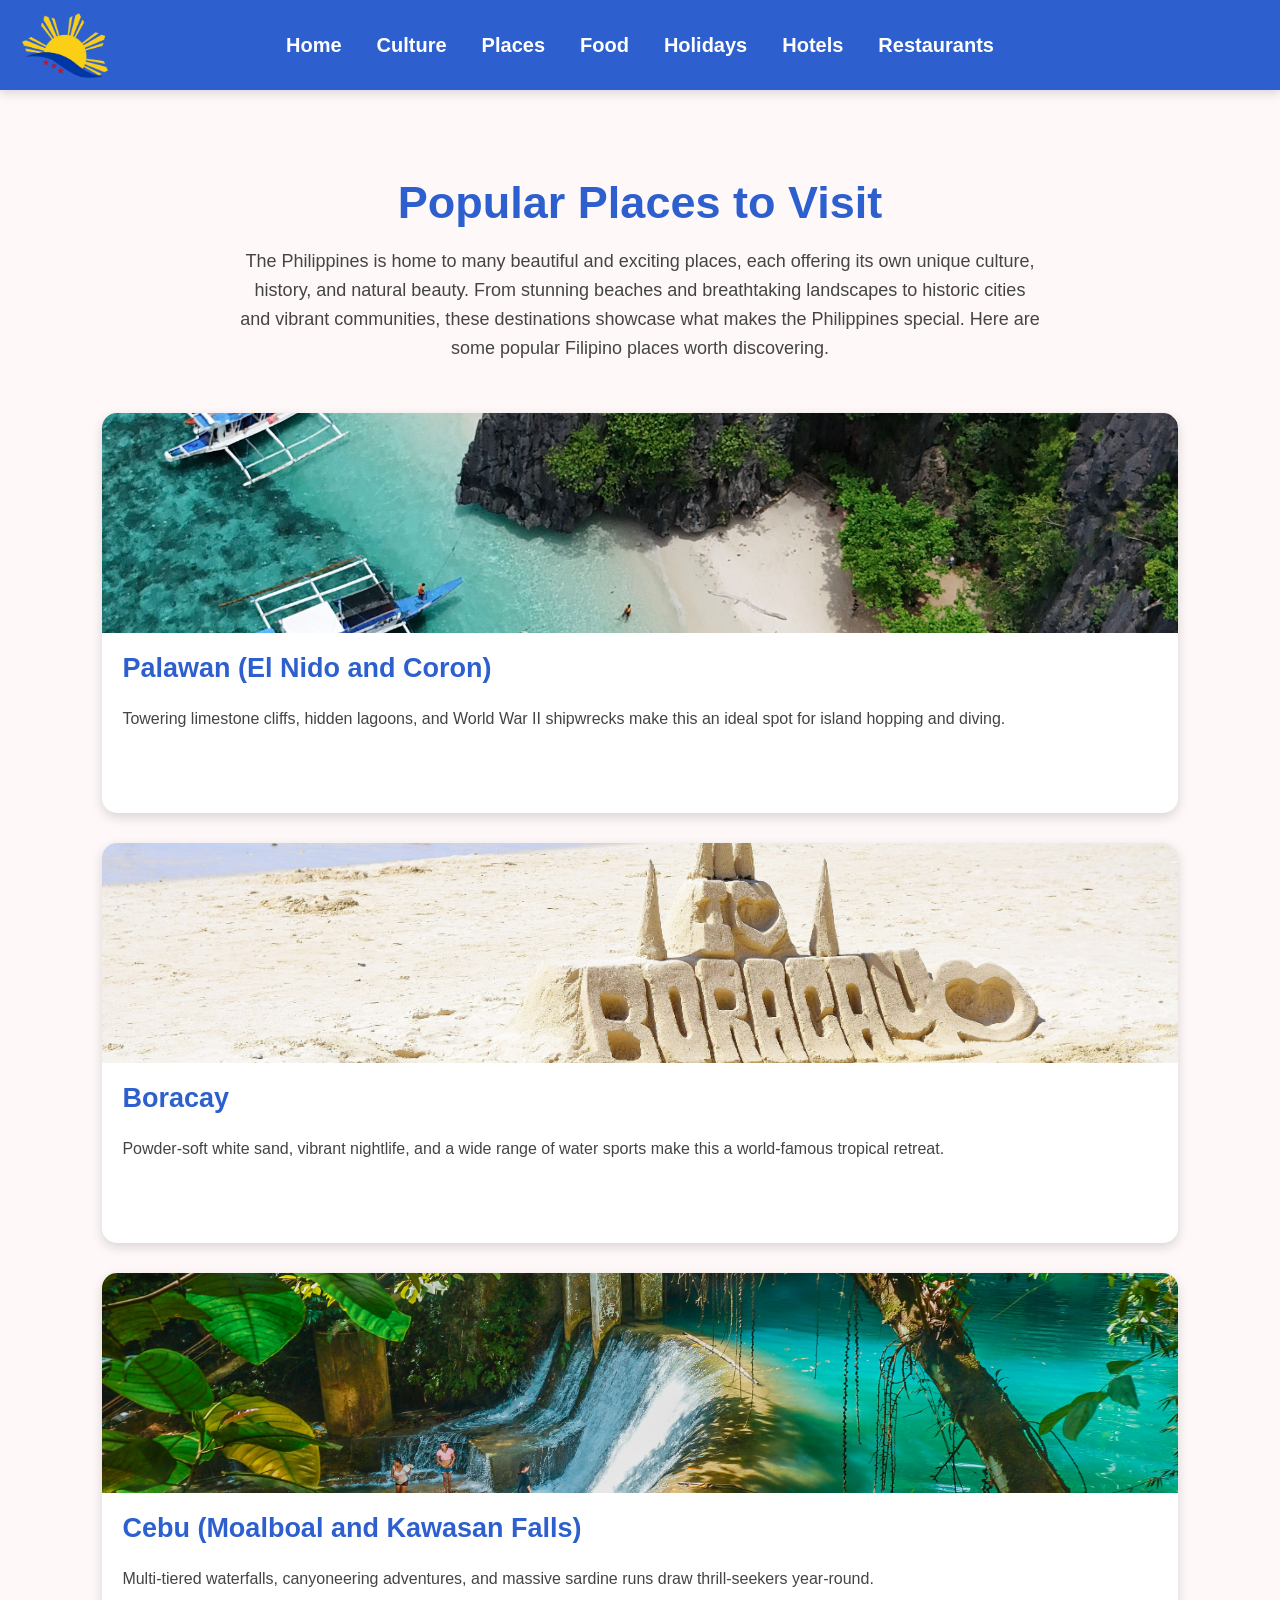
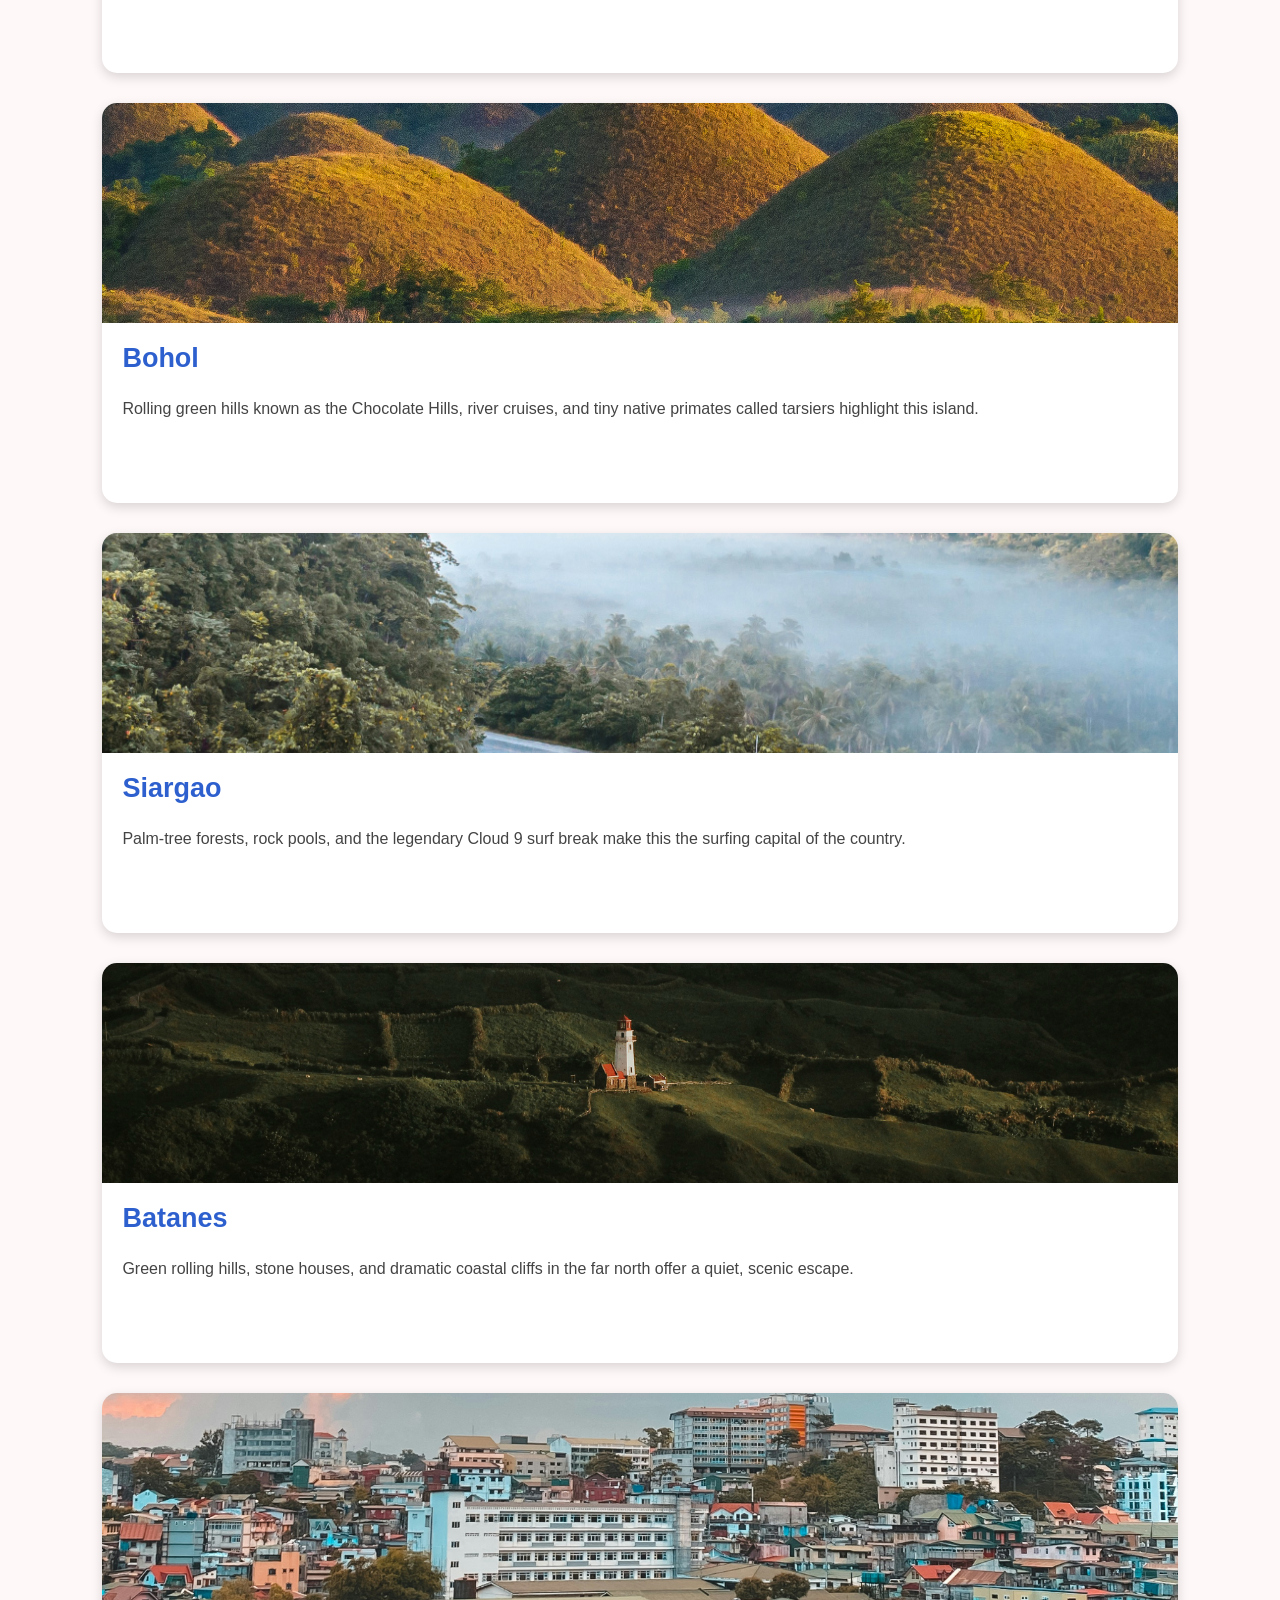
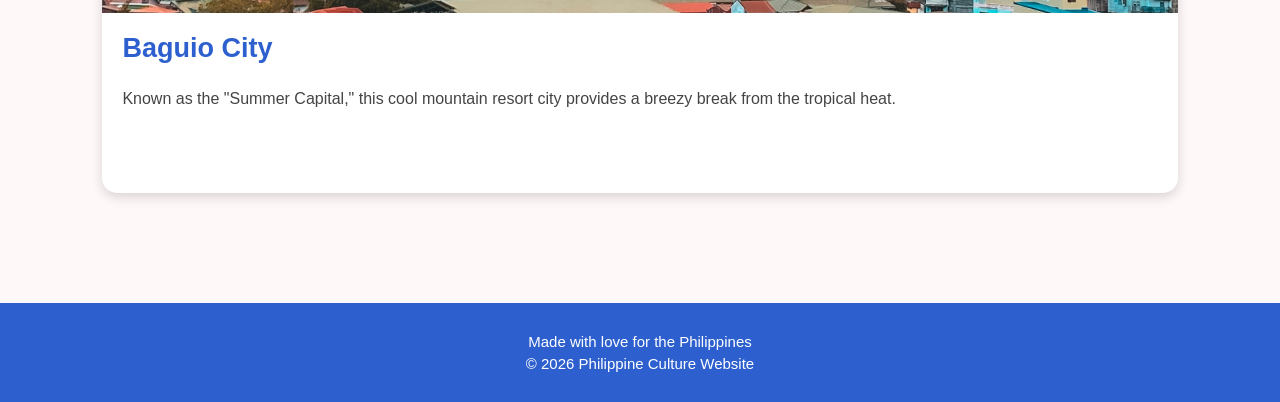
<file: places.html>
<!DOCTYPE html>
<html lang="en">
<head>
    <meta charset="UTF-8">
    <meta name="viewport" content="width=device-width, initial-scale=1.0">
    <title>Places</title>
    <link rel="stylesheet" href="navcss.css">
    <link rel="stylesheet" href="footercss.css">
    <link rel="stylesheet" href="placescss.css">
    <link rel="icon" href="ph.png">
</head>
<body>
    
    <nav>
        <div class="navi">
            <a href="Phil.html" class="link">
    <img src="logo-removebg-preview.png" alt="Home" class="logo">
</a>
            <ul>
                <li><a href="Phil.html">Home</a></li>
                <li><a href="culture.html">Culture</a></li>
                <li><a href="places.html">Places</a></li>
                <li><a href="food.html">Food</a></li>
                <li><a href="Holidays.html">Holidays</a></li>
                <li><a href="hotel.html">Hotels</a></li>
                <li><a href="rest.html">Restaurants</a></li>
            </ul>
        </div>
    </nav>

    <main>

        <section class="plintro">
            <h1>Popular Places to Visit</h1>
            <p>The Philippines is home to many beautiful and exciting places, each offering its own unique culture, history, and natural beauty. From stunning beaches and breathtaking landscapes to historic cities and vibrant communities, these destinations showcase what makes the Philippines special. Here are some popular Filipino places worth discovering.</p>
        </section>
    

    <section class="container">
        <div class="card">
            <div class="image pal"></div>
            <div class="info">
                <h2>Palawan (El Nido and Coron)</h2>
                <p>
                   Towering limestone cliffs, hidden lagoons, and World War II shipwrecks make this an ideal spot for island hopping and diving.
                </p>
            </div>
        </div>
        
        <div class="card">
            <div class="image bora"></div>
            <div class="info">
                <h2>Boracay</h2>
                <p>
                    Powder-soft white sand, vibrant nightlife, and a wide range of water sports make this a world-famous tropical retreat.
                </p>
            </div>
        </div>

        <div class="card">
            <div class="image cebu"></div>
            <div class="info">
                <h2>Cebu (Moalboal and Kawasan Falls)</h2>
                <p>
                   Multi-tiered waterfalls, canyoneering adventures, and massive sardine runs draw thrill-seekers year-round.
                </p>
            </div>
        </div>

        <div class="card">
            <div class="image bohol"></div>
            <div class="info">
                <h2>Bohol</h2>
                <p>
                    Rolling green hills known as the Chocolate Hills, river cruises, and tiny native primates called tarsiers highlight this island.
                </p>
            </div>
        </div>

        <div class="card">
            <div class="image siar"></div>
            <div class="info">
                <h2>Siargao</h2>
                <p>
                    Palm-tree forests, rock pools, and the legendary Cloud 9 surf break make this the surfing capital of the country.
                </p>
            </div>
        </div>
        
        <div class="card">
            <div class="image batanes"></div>
            <div class="info">
                <h2>Batanes</h2>
                <p>
                    Green rolling hills, stone houses, and dramatic coastal cliffs in the far north offer a quiet, scenic escape.
                </p>
            </div>
        </div>
        
        <div class="card">
            <div class="image bag"></div>
            <div class="info">
                <h2>Baguio City</h2>
                <p>
                      Known as the "Summer Capital," this cool mountain resort city provides a breezy break from the tropical heat. 
                </p>
            </div>
        </div>


</section>



    </main>

    
<footer>
    <p> Made with love for the Philippines</p>
    <p>© 2026 Philippine Culture Website</p>
</footer>



    
</body>
</html>
</file>
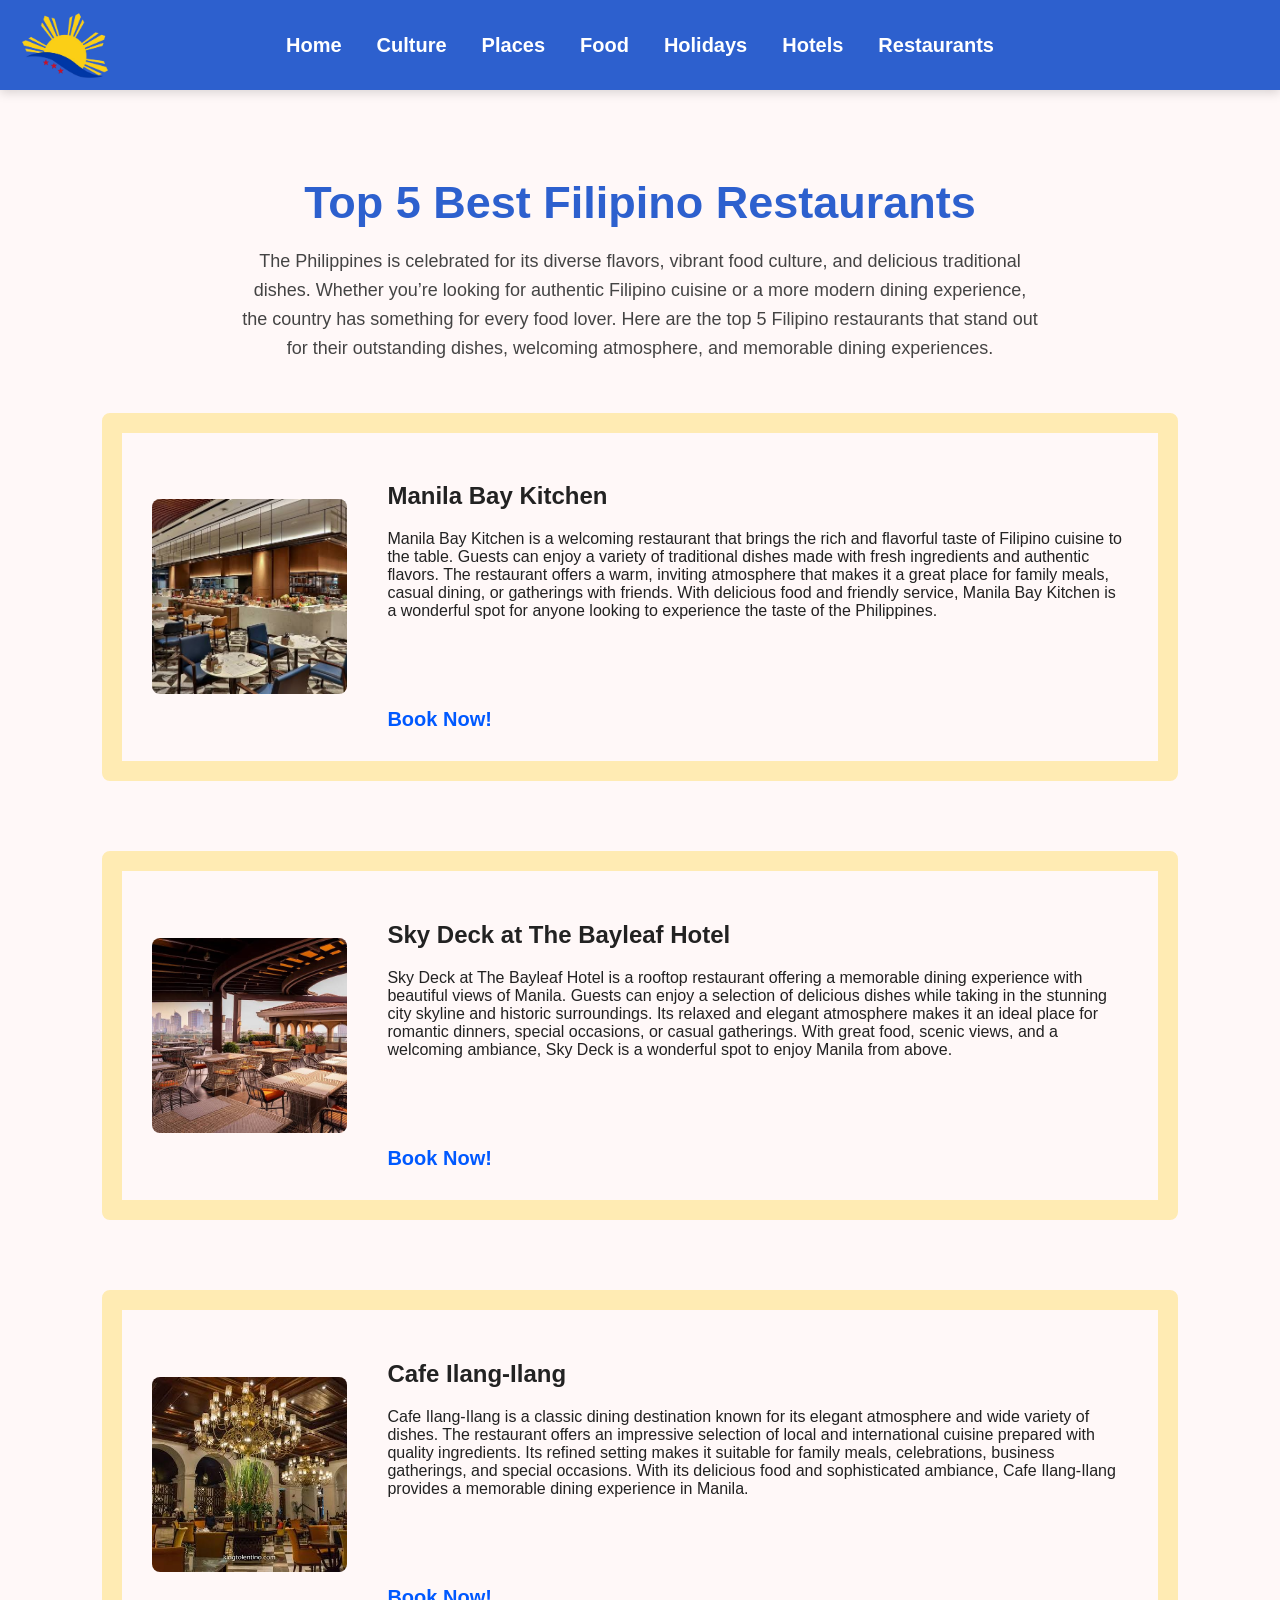
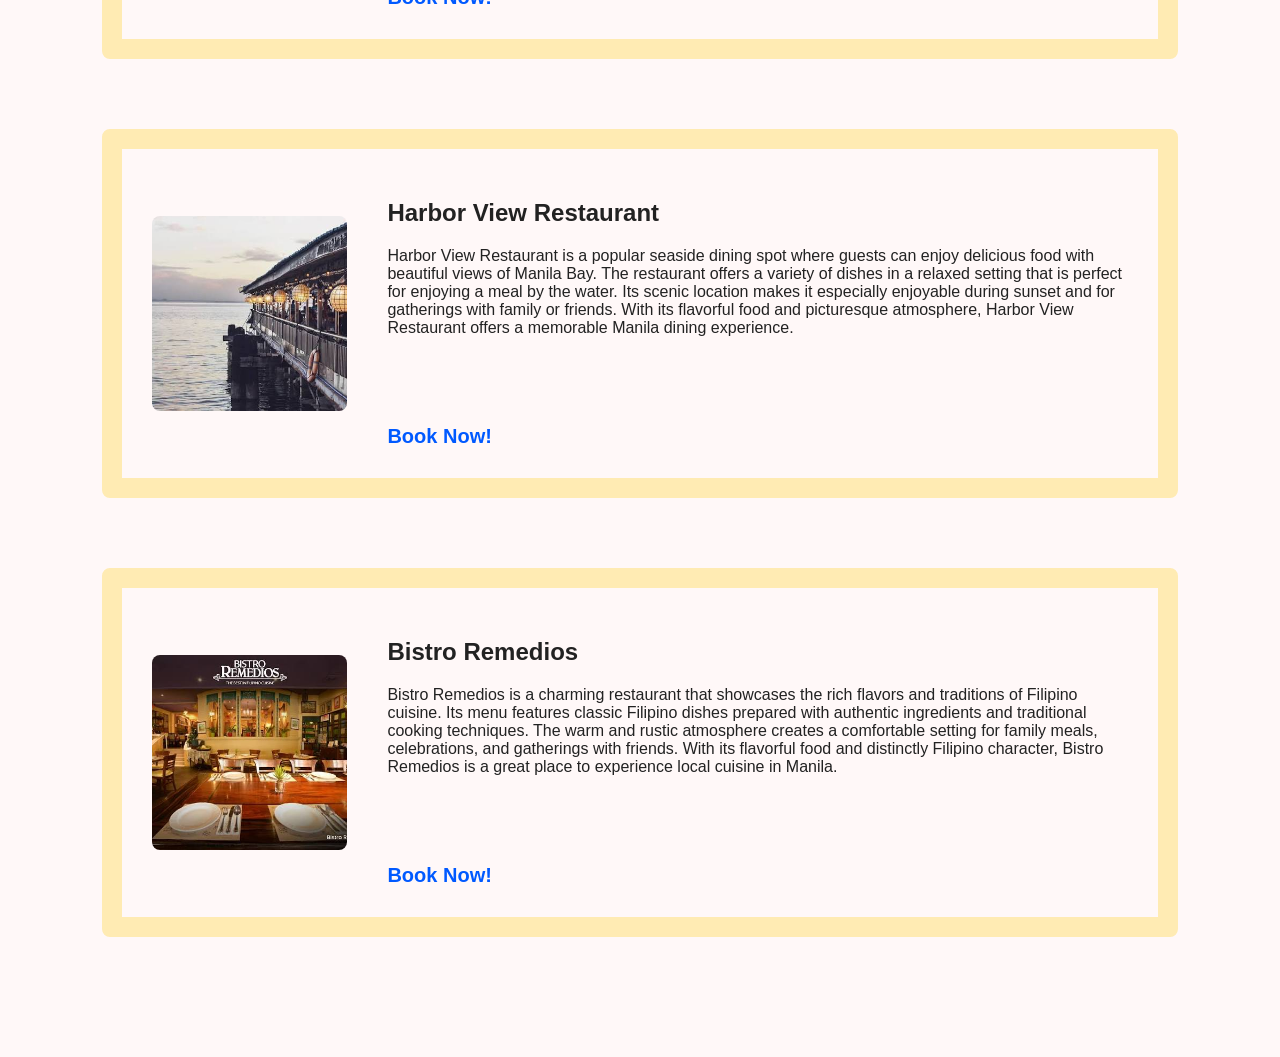
<file: rest.html>
<!DOCTYPE html>
<html lang="en">
<head>
    <meta charset="UTF-8">
    <meta name="viewport" content="width=device-width, initial-scale=1.0">
    <title>Restaurants</title>
    <link rel="stylesheet" href="footercss.css">
    <link rel="stylesheet" href="navcss.css">
    <link rel="stylesheet" href="restcss.css">
    <link rel="icon" href="ph.png">
</head>
<body>
    <nav>
        <div class="navi">
            <a href="Phil.html" class="link">
    <img src="logo-removebg-preview.png" alt="Home" class="logo">
</a>
            <ul>
                <li><a href="Phil.html">Home</a></li>
                <li><a href="culture.html">Culture</a></li>
                <li><a href="places.html">Places</a></li>
                <li><a href="food.html">Food</a></li>
                <li><a href="Holidays.html">Holidays</a></li>
                <li><a href="hotel.html">Hotels</a></li>
                <li><a href="rest.html">Restaurants</a></li>
            </ul>
        </div>
    </nav>
<main>


        <section class="rintro">
            <h1>Top 5 Best Filipino Restaurants</h1>
            <p>The Philippines is celebrated for its diverse flavors, vibrant food culture, and delicious traditional dishes. Whether you’re looking for authentic Filipino cuisine or a more modern dining experience, the country has something for every food lover. Here are the top 5 Filipino restaurants that stand out for their outstanding dishes, welcoming atmosphere, and memorable dining experiences.</p>
        </section>
    

        <section class="section">
            <img src="mbk.jpg" alt="Traditional Filipino clothing" class="mage">

            <div>
                <h2>Manila Bay Kitchen</h2>
                <p>
                  Manila Bay Kitchen is a welcoming restaurant that brings the rich and flavorful taste of Filipino cuisine to the table. Guests can enjoy a variety of traditional dishes made with fresh ingredients and authentic flavors. The restaurant offers a warm, inviting atmosphere that makes it a great place for family meals, casual dining, or gatherings with friends. With delicious food and friendly service, Manila Bay Kitchen is a wonderful spot for anyone looking to experience the taste of the Philippines.
                </p>
                 <br><br><br><br>
                <a href="https://www.manilabaykitchen.com/" class="book" target="_blank">Book Now!</a>
            </div>
        </section>
        
        <section class="section">
            <img src="sd.jpg" alt="Traditional Filipino clothing" class="mage">

            <div>
                <h2>Sky Deck at The Bayleaf Hotel</h2>
                <p>
                 Sky Deck at The Bayleaf Hotel is a rooftop restaurant offering a memorable dining experience with beautiful views of Manila. Guests can enjoy a selection of delicious dishes while taking in the stunning city skyline and historic surroundings. Its relaxed and elegant atmosphere makes it an ideal place for romantic dinners, special occasions, or casual gatherings. With great food, scenic views, and a welcoming ambiance, Sky Deck is a wonderful spot to enjoy Manila from above.
                </p>
                 <br><br><br><br>
                <a href="https://www.thebayleaf.com.ph/intramuros/restaurants/" class="book" target="_blank">Book Now!</a>
            </div>
        </section>
        
        <section class="section">
            <img src="ilang.jpg" alt="Traditional Filipino clothing" class="mage">

            <div>
                <h2>Cafe Ilang-Ilang</h2>
                <p>
                  Cafe Ilang-Ilang is a classic dining destination known for its elegant atmosphere and wide variety of dishes. The restaurant offers an impressive selection of local and international cuisine prepared with quality ingredients. Its refined setting makes it suitable for family meals, celebrations, business gatherings, and special occasions. With its delicious food and sophisticated ambiance, Cafe Ilang-Ilang provides a memorable dining experience in Manila.
                </p>
                 <br><br><br><br>
                <a href="https://www.manila-hotel.com.ph/dining/cafe-ilang-ilang/" class="book" target="_blank">Book Now!</a>
            </div>
        </section>
        
        <section class="section">
            <img src="hvr.jpg" alt="Traditional Filipino clothing" class="mage">

            <div>
                <h2>Harbor View Restaurant</h2>
                <p>
                  Harbor View Restaurant is a popular seaside dining spot where guests can enjoy delicious food with beautiful views of Manila Bay. The restaurant offers a variety of dishes in a relaxed setting that is perfect for enjoying a meal by the water. Its scenic location makes it especially enjoyable during sunset and for gatherings with family or friends. With its flavorful food and picturesque atmosphere, Harbor View Restaurant offers a memorable Manila dining experience.
                </p>
                 <br><br><br><br>
                <a href="https://harborviewrestaurantmanila.com/" class="book" target="_blank">Book Now!</a>
            </div>
        </section>
        
        <section class="section">
            <img src="br.jpg" alt="Traditional Filipino clothing" class="mage">

            <div>
                <h2>Bistro Remedios</h2>
                <p>
                  Bistro Remedios is a charming restaurant that showcases the rich flavors and traditions of Filipino cuisine. Its menu features classic Filipino dishes prepared with authentic ingredients and traditional cooking techniques. The warm and rustic atmosphere creates a comfortable setting for family meals, celebrations, and gatherings with friends. With its flavorful food and distinctly Filipino character, Bistro Remedios is a great place to experience local cuisine in Manila.
                </p>
                 <br><br><br><br>
                <a href="https://ljcrestaurant.com/restaurants/bistro-remedios/" class="book" target="_blank">Book Now!</a>
            </div>
        </section>

</main>

    
</body>
</html>
</file>
<file: phil.css>
* {
    box-sizing: border-box;
}

body {
    margin: 0;
    background-image: url(michael-rivera-n6BxzwOGTC4-unsplash.jpg);
    background-repeat: no-repeat;
    background-size: cover;
    background-position: center;
    font-family: Arial, sans-serif;
    color: #222;
}

nav {
    width: 100%;
    height: 90px;
}

.navi {
    background-color: rgb(45, 96, 206);
    width: 100%;
    height: 90px;
    display: flex;
    justify-content: center;
    align-items: center;
    box-shadow: 0 3px 10px rgba(0, 0, 0, 0.15);
}

ul {
    list-style: none;
    display: flex;
    gap: 35px;
    padding: 0;
    margin: 0;

}

li {
    margin: 0;
}

a {
    color: white;
    text-decoration: none;
    font-weight: bold;
    font-size: 20px;
    transition: 0.2s;
}

a:hover {
    color: rgb(255, 233, 34);
}


.section1 {
    background-color: rgb(252, 255, 211);
    max-width: 1100px;
    margin: 40px auto 0;
    padding: 40px;
    border-radius: 20px;
}


.hbox {
    background-color: white;
    border: 1px solid #ddd;
    border-radius: 15px;
    padding: 20px;
    transition: 0.3s ease;
}

.hbox:hover{
    transform: translateY(-5px);
}

.htext {
    text-align: center;
}

.htext h1 {
    font-size: 42px;
    color: rgb(45, 96, 206);
    margin-bottom: 10px;
}

.htext p {
    font-size: 18px;
    color: #555;
}


.img {
    display: flex;
    justify-content: center;
    align-items: center;
    margin: 40px 0;
    transition: 0.3s ease;

}

.img:hover{
    transform: translateY(-5px);
}

.img img {
    width: 700px;
    max-width: 100%;
    height: 450px;
    object-fit: cover;
    border-radius: 20px;
    box-shadow: 0 5px 15px rgba(0, 0, 0, 0.2);
}



p {
    line-height: 1.7;
}

.title {
    font-size: 28px;
    font-weight: bold;
    text-align: center;
    color: rgb(45, 96, 206);
}

.intro {
    font-size: 18px;
    text-align: center;
    max-width: 850px;
    margin: 20px auto;
}


.facts {
    max-width: 1100px;
    margin: 40px auto;
    padding: 35px;

    text-align: center;
}

.facts h2,
.explore h2 {
    font-size: 32px;
    color: rgb(253, 254, 255);
    margin-bottom: 30px;
}

.container {
    display: flex;
    justify-content: center;
    gap: 25px;
    flex-wrap: wrap;
}

.fbox {
    background-color: white;
    width: 220px;
    padding: 25px;
    border-radius: 15px;
    box-shadow: 0 4px 12px rgba(0, 0, 0, 0.1);
    transition: 0.3s ease;
}

.fbox h3 {
    font-size: 30px;
    color: rgb(45, 96, 206);
    margin: 0;
}

.fbox p {
    margin-bottom: 0;
}

.fbox:hover{
    transform: translateY(-5px);
}

.explore {
    max-width: 1100px;
    margin: 20px auto;
    padding: 40px;
    text-align: center;
}

.cards {
    display: flex;
    justify-content: center;
    gap: 25px;
    flex-wrap: wrap;
}

.card {
    background-color: white;
    width: 300px;
    padding: 25px;
    border-radius: 18px;
    box-shadow: 0 4px 12px rgba(0, 0, 0, 0.1);
    transition: 0.2s;
}

.card:hover {
    transform: translateY(-5px);
}

.card h3 {
    color: rgb(45, 96, 206);
    font-size: 23px;
}

.card p {
    color: #555;
}

.card a {
    color: rgb(45, 96, 206);
    font-size: 16px;
}
</file>
<file: footercss.css>
footer {
    background-color: rgb(45, 96, 206);
    color: white;
    text-align: center;
    padding: 25px;
    margin-top: 60px;
}

footer p {
    margin: 5px;
    font-size: 15px;
}

.link {
    position: absolute;
    left: 20px;
    top: 0;
    height: 90px;
    display: flex;
    align-items: center;
}

.logo {
    width: 90px;
    display: block;
}
</file>
<file: navcss.css>
body {
    margin: 0;
    background-color: rgb(255, 248, 248);
    font-family: Arial, sans-serif;
    color: #222;
}
nav {
    width: 100%;
    height: 90px;
}

.navi {
    background-color: rgb(45, 96, 206);
    width: 100%;
    height: 90px;
    display: flex;
    justify-content: center;
    align-items: center;
    box-shadow: 0 3px 10px rgba(0, 0, 0, 0.15);
}

ul {
    list-style: none;
    display: flex;
    gap: 35px;
    padding: 0;
    margin: 0;

}

li {
    margin: 0;
}

a {
    color: white;
    text-decoration: none;
    font-weight: bold;
    font-size: 20px;
    transition: 0.2s;
}

a:hover {
    color: rgb(255, 233, 34);
}
</file>
<file: culturecss.css>
main {
padding: 50px 8%;
}

.cintro {
text-align: center;
max-width: 800px;
margin: 0 auto 50px;
}

.cintro h1 {
color: rgb(45, 96, 206);
font-size: 45px;
margin-bottom: 15px;
}

.cintro p {
font-size: 18px;
line-height: 1.6;
color: #444;
}


.section {
    display: flex;
    align-items: center;
    gap: 40px;
    margin-bottom: 70px;
}

.section.reverse {
    flex-direction: row-reverse;
}

.section img {
    width: 20%;
    aspect-ratio: 1 / 1;
    object-fit: cover;
    border-radius: 8px;
}

.section div {
    flex: 1;
}

.section h2 {
    color: rgb(45, 96, 206);
    font-size: 28px;
}

.section p {
    line-height: 1.6;
    font-size: 16px;
}
</file>
<file: foodcss.css>
main {
padding: 50px 8%;
}

.intro {
text-align: center;
max-width: 800px;
margin: 0 auto 50px;
}

.intro h1 {
color: rgb(45, 96, 206);
font-size: 45px;
margin-bottom: 15px;
}

.intro p {
font-size: 18px;
line-height: 1.6;
color: #444;
}

.container {
display: grid;
grid-template-columns: repeat(2, 1fr);
gap: 30px;
max-width: 1100px;
margin: auto;
}

.card {
background-color: white;
border-radius: 15px;
overflow: hidden;
box-shadow: 0 4px 12px rgba(0, 0, 0, 0.15);
transition: 0.3s;
}

.card:hover {
transform: translateY(-5px);
box-shadow: 0 7px 18px rgba(0, 0, 0, 0.2);
}

.image {
height: 220px;
background-size: cover;
background-position: center;
}

.adobo {
background-image: url("adobo.jpg");
}

.sinigang {
background-image: url("sini.jfif");
}

.lechon {
background-image: url("lechon.jfif");
}

.pancit {
background-image: url("pancit.jfif");
}

.halohalo {
background-image: url("halo.jfif");
}

.info {
padding: 20px;
}

.info h2 {
color: rgb(45, 96, 206);
font-size: 27px;
margin-top: 0;
}

.info p {
font-size: 16px;
line-height: 1.6;
color: #444;
}
</file>
<file: holidayscss.css>
.holiday-page {
    width: 85%;
    max-width: 1100px;
    margin: 50px auto;
    text-align: center;
}

.holiday-page h1 {
    color: rgb(45, 96, 206);
    font-size: 38px;
    margin-bottom: 10px;
}

.intro {
    font-size: 18px;
    line-height: 1.6;
    max-width: 750px;
    margin: 0 auto 40px;
}

.holiday-container {
    display: grid;
    grid-template-columns: repeat(3, 1fr);
    gap: 25px;
}

.holiday-card {
    background-color: white;
    padding: 25px;
    border-radius: 12px;
    box-shadow: 0 3px 12px rgba(0, 0, 0, 0.12);
    text-align: left;
    transition: 0.2s;
}

.holiday-card:hover {
    transform: translateY(-5px);
    box-shadow: 0 6px 18px rgba(0, 0, 0, 0.18);
}

.holiday-card h2 {
    color: rgb(45, 96, 206);
    margin-top: 0;
}

.holiday-card .date {
    font-weight: bold;
    color: #777;
}

.holiday-card p {
    line-height: 1.5;
}
.yay {
    width: 250px;
    height: 180px;
    border-radius: 8px;
    display: block;
    margin: 0 auto;
    object-fit: cover;
}
</file>
<file: hotelcss.css>
main {
padding: 50px 8%;
font-family:Verdana, Geneva, Tahoma, sans-serif;
}

.hintro {
text-align: center;
max-width: 800px;
margin: 0 auto 50px;
}

.hintro h1 {
color: rgb(45, 96, 206);
font-size: 45px;
margin-bottom: 15px;
}

.hintro p {
font-size: 18px;
line-height: 1.6;
color: #444;
}

.section {
    display: flex;
    align-items: center;
    gap: 40px;
    margin-bottom: 70px;
    border:20px solid rgb(255, 203, 179);
    border-radius: 8px;
    padding: 30px;
}
.section img {
    width: 20%;
    aspect-ratio: 1 / 1;
    object-fit: cover;
    border-radius: 8px;
}

.book{
    color: rgb(0, 89, 255);
}

.book:hover{
    color: rgb(41, 223, 255);
}
</file>
<file: placescss.css>
main {
padding: 50px 8%;
}

.plintro {
text-align: center;
max-width: 800px;
margin: 0 auto 50px;
}

.plintro h1 {
color: rgb(45, 96, 206);
font-size: 45px;
margin-bottom: 15px;
}

.plintro p {
font-size: 18px;
line-height: 1.6;
color: #444;
}

.container {
display: grid;
grid-template-columns: repeat(1, 1fr);
gap: 30px;
max-width: 1100px;
margin: auto;
}

.card {
background-color: white;
border-radius: 15px;
overflow: hidden;
box-shadow: 0 4px 12px rgba(0, 0, 0, 0.15);
transition: 0.3s;
height: 400px;
}

.card:hover {
transform: translateY(-5px);
box-shadow: 0 7px 18px rgba(0, 0, 0, 0.2);
}

.image {
height: 220px;
background-size: cover;
background-position: center;
}

.pal {
background-image: url("pexels-snapswithluc-37819345.jpg");
background-size: cover;
    background-position: center 60%;
}

.bora {
background-image: url("laurentiu-morariu-NR-2_RIb62k-unsplash.jpg");
 background-size: cover;
    background-position: center 60%;

}

.cebu {
background-image: url("toa-heftiba-LBMvueaBKT8-unsplash.jpg");
}

.bohol {
background-image: url("bohol.jpg");
}

.siar {
background-image: url("alejandro-luengo-jMCOul3CK9U-unsplash.jpg");
}

.batanes {
background-image: url("jr-padlan--XZuQQ83CIQ-unsplash.jpg");
}

.bag {
background-image: url("john-lorenz-tajonera-rB-18BVOd1c-unsplash.jpg");
background-size: cover;
    background-position: center 70%;
}
.info {
padding: 20px;
}

.info h2 {
color: rgb(45, 96, 206);
font-size: 27px;
margin-top: 0;
}

.info p {
font-size: 16px;
line-height: 1.6;
color: #444;
}
</file>
<file: restcss.css>
main {
padding: 50px 8%;
font-family:Verdana, Geneva, Tahoma, sans-serif;
}

.rintro {
text-align: center;
max-width: 800px;
margin: 0 auto 50px;
}

.rintro h1 {
color: rgb(45, 96, 206);
font-size: 45px;
margin-bottom: 15px;
}

.rintro p {
font-size: 18px;
line-height: 1.6;
color: #444;
}

.section {
    display: flex;
    align-items: center;
    gap: 40px;
    margin-bottom: 70px;
    border:20px solid rgb(255, 235, 179);
    border-radius: 8px;
    padding: 30px;
}
.section img {
    width: 20%;
    aspect-ratio: 1 / 1;
    object-fit: cover;
    border-radius: 8px;
}

.book{
    color: rgb(0, 89, 255);
}

.book:hover{
    color: rgb(41, 223, 255);
}
</file>
